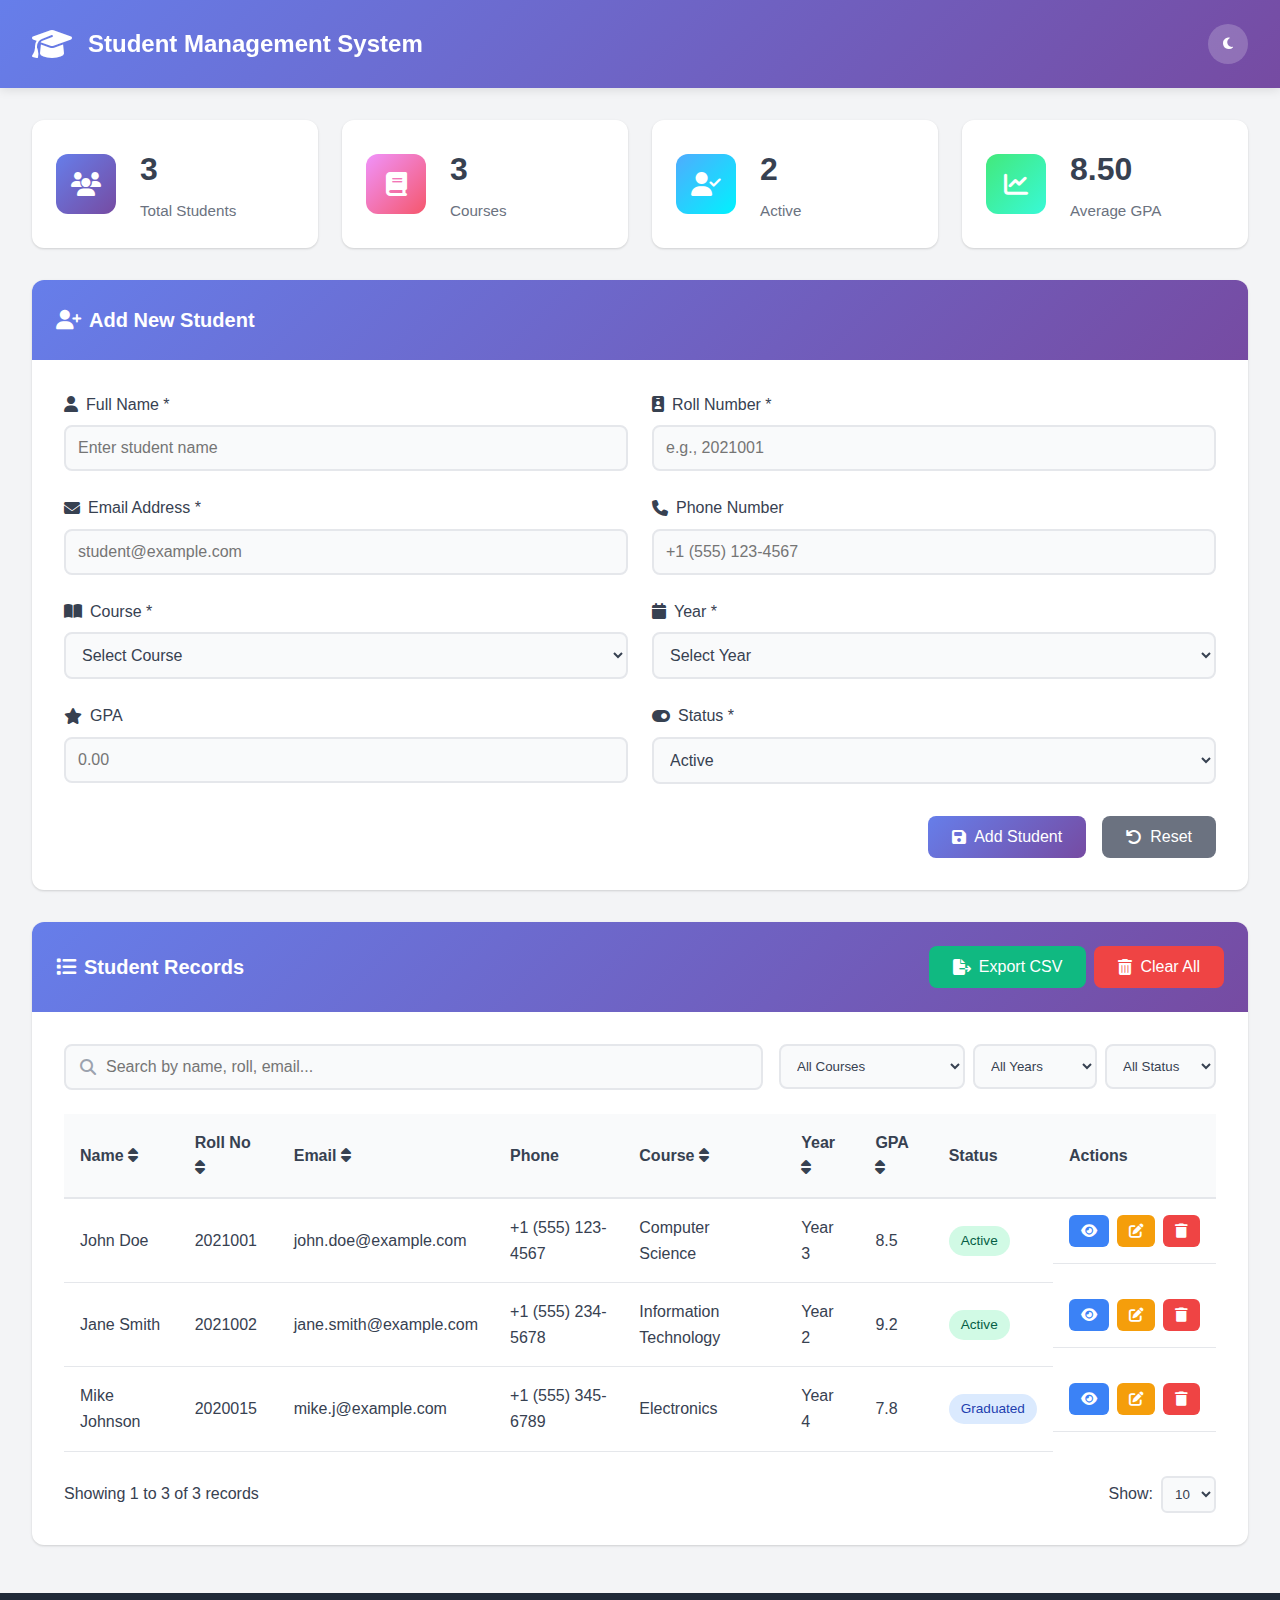
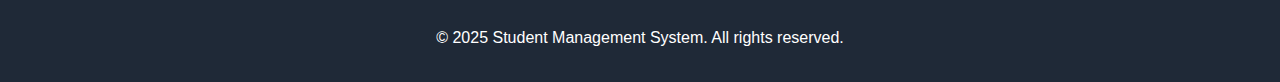
<file: CIE_2/index.html>
<!DOCTYPE html>
<html lang="en">
<head>
    <meta charset="UTF-8">
    <meta name="viewport" content="width=device-width, initial-scale=1.0">
    <title>Student Management System</title>
    <link rel="stylesheet" href="https://cdnjs.cloudflare.com/ajax/libs/font-awesome/6.4.0/css/all.min.css">
    <link rel="stylesheet" href="style.css">
</head>
<body>
    <!-- Header -->
    <header class="header">
        <div class="header-content">
            <div class="logo">
                <i class="fas fa-graduation-cap"></i>
                <h1>Student Management System</h1>
            </div>
            <div class="header-actions">
                <button class="btn-icon" id="themeToggle" title="Toggle Dark Mode">
                    <i class="fas fa-moon"></i>
                </button>
            </div>
        </div>
    </header>

    <!-- Main Container -->
    <div class="container">
        <!-- Statistics Dashboard -->
        <div class="stats-container">
            <div class="stat-card">
                <div class="stat-icon total">
                    <i class="fas fa-users"></i>
                </div>
                <div class="stat-info">
                    <h3 id="totalStudents">0</h3>
                    <p>Total Students</p>
                </div>
            </div>
            <div class="stat-card">
                <div class="stat-icon courses">
                    <i class="fas fa-book"></i>
                </div>
                <div class="stat-info">
                    <h3 id="totalCourses">0</h3>
                    <p>Courses</p>
                </div>
            </div>
            <div class="stat-card">
                <div class="stat-icon active">
                    <i class="fas fa-user-check"></i>
                </div>
                <div class="stat-info">
                    <h3 id="activeStudents">0</h3>
                    <p>Active</p>
                </div>
            </div>
            <div class="stat-card">
                <div class="stat-icon gpa">
                    <i class="fas fa-chart-line"></i>
                </div>
                <div class="stat-info">
                    <h3 id="avgGPA">0.0</h3>
                    <p>Average GPA</p>
                </div>
            </div>
        </div>

        <!-- Add/Edit Student Form -->
        <div class="card">
            <div class="card-header">
                <h2><i class="fas fa-user-plus"></i> <span id="formTitle">Add New Student</span></h2>
            </div>
            <div class="card-body">
                <form id="studentForm">
                    <input type="hidden" id="studentId">
                    <div class="form-row">
                        <div class="form-group">
                            <label for="name"><i class="fas fa-user"></i> Full Name *</label>
                            <input type="text" id="name" placeholder="Enter student name" required>
                        </div>
                        <div class="form-group">
                            <label for="roll"><i class="fas fa-id-badge"></i> Roll Number *</label>
                            <input type="text" id="roll" placeholder="e.g., 2021001" required>
                        </div>
                    </div>
                    <div class="form-row">
                        <div class="form-group">
                            <label for="email"><i class="fas fa-envelope"></i> Email Address *</label>
                            <input type="email" id="email" placeholder="student@example.com" required>
                        </div>
                        <div class="form-group">
                            <label for="phone"><i class="fas fa-phone"></i> Phone Number</label>
                            <input type="tel" id="phone" placeholder="+1 (555) 123-4567">
                        </div>
                    </div>
                    <div class="form-row">
                        <div class="form-group">
                            <label for="course"><i class="fas fa-book-open"></i> Course *</label>
                            <select id="course" required>
                                <option value="">Select Course</option>
                                <option value="Computer Science">Computer Science</option>
                                <option value="Information Technology">Information Technology</option>
                                <option value="Electronics">Electronics</option>
                                <option value="Mechanical">Mechanical</option>
                                <option value="Civil">Civil</option>
                                <option value="Electrical">Electrical</option>
                                <option value="Business Administration">Business Administration</option>
                                <option value="Other">Other</option>
                            </select>
                        </div>
                        <div class="form-group">
                            <label for="year"><i class="fas fa-calendar"></i> Year *</label>
                            <select id="year" required>
                                <option value="">Select Year</option>
                                <option value="1">First Year</option>
                                <option value="2">Second Year</option>
                                <option value="3">Third Year</option>
                                <option value="4">Fourth Year</option>
                            </select>
                        </div>
                    </div>
                    <div class="form-row">
                        <div class="form-group">
                            <label for="gpa"><i class="fas fa-star"></i> GPA</label>
                            <input type="number" id="gpa" step="0.01" min="0" max="10" placeholder="0.00">
                        </div>
                        <div class="form-group">
                            <label for="status"><i class="fas fa-toggle-on"></i> Status *</label>
                            <select id="status" required>
                                <option value="Active">Active</option>
                                <option value="Inactive">Inactive</option>
                                <option value="Graduated">Graduated</option>
                            </select>
                        </div>
                    </div>
                    <div class="form-actions">
                        <button type="submit" class="btn btn-primary" id="submitBtn">
                            <i class="fas fa-save"></i> Add Student
                        </button>
                        <button type="button" class="btn btn-secondary" id="resetBtn">
                            <i class="fas fa-undo"></i> Reset
                        </button>
                    </div>
                </form>
            </div>
        </div>

        <!-- Student List -->
        <div class="card">
            <div class="card-header">
                <h2><i class="fas fa-list"></i> Student Records</h2>
                <div class="header-actions">
                    <button class="btn btn-success" id="exportBtn">
                        <i class="fas fa-file-export"></i> Export CSV
                    </button>
                    <button class="btn btn-danger" id="clearAllBtn">
                        <i class="fas fa-trash-alt"></i> Clear All
                    </button>
                </div>
            </div>
            <div class="card-body">
                <!-- Search and Filter -->
                <div class="table-controls">
                    <div class="search-box">
                        <i class="fas fa-search"></i>
                        <input type="text" id="searchInput" placeholder="Search by name, roll, email...">
                    </div>
                    <div class="filter-group">
                        <select id="filterCourse">
                            <option value="">All Courses</option>
                        </select>
                        <select id="filterYear">
                            <option value="">All Years</option>
                            <option value="1">First Year</option>
                            <option value="2">Second Year</option>
                            <option value="3">Third Year</option>
                            <option value="4">Fourth Year</option>
                        </select>
                        <select id="filterStatus">
                            <option value="">All Status</option>
                            <option value="Active">Active</option>
                            <option value="Inactive">Inactive</option>
                            <option value="Graduated">Graduated</option>
                        </select>
                    </div>
                </div>

                <!-- Table -->
                <div class="table-wrapper">
                    <table id="studentTable">
                        <thead>
                            <tr>
                                <th class="sortable" data-sort="name">
                                    Name <i class="fas fa-sort"></i>
                                </th>
                                <th class="sortable" data-sort="roll">
                                    Roll No <i class="fas fa-sort"></i>
                                </th>
                                <th class="sortable" data-sort="email">
                                    Email <i class="fas fa-sort"></i>
                                </th>
                                <th>Phone</th>
                                <th class="sortable" data-sort="course">
                                    Course <i class="fas fa-sort"></i>
                                </th>
                                <th class="sortable" data-sort="year">
                                    Year <i class="fas fa-sort"></i>
                                </th>
                                <th class="sortable" data-sort="gpa">
                                    GPA <i class="fas fa-sort"></i>
                                </th>
                                <th>Status</th>
                                <th>Actions</th>
                            </tr>
                        </thead>
                        <tbody>
                            <!-- Student rows will be inserted here -->
                        </tbody>
                    </table>
                </div>

                <!-- Pagination -->
                <div class="pagination-container">
                    <div class="pagination-info">
                        Showing <span id="showingStart">0</span> to <span id="showingEnd">0</span> of <span id="totalRecords">0</span> records
                    </div>
                    <div class="pagination" id="pagination">
                        <!-- Pagination buttons will be inserted here -->
                    </div>
                    <div class="page-size">
                        <label>Show:</label>
                        <select id="pageSize">
                            <option value="5">5</option>
                            <option value="10" selected>10</option>
                            <option value="25">25</option>
                            <option value="50">50</option>
                        </select>
                    </div>
                </div>
            </div>
        </div>
    </div>

    <!-- Modal for Student Details -->
    <div id="viewModal" class="modal">
        <div class="modal-content">
            <div class="modal-header">
                <h2><i class="fas fa-user-circle"></i> Student Details</h2>
                <span class="close">&times;</span>
            </div>
            <div class="modal-body" id="modalBody">
                <!-- Student details will be inserted here -->
            </div>
        </div>
    </div>

    <!-- Footer -->
    <footer class="footer">
        <p>&copy; 2025 Student Management System. All rights reserved.</p>
    </footer>

    <script src="script.js"></script>
</body>
</html>
</file>
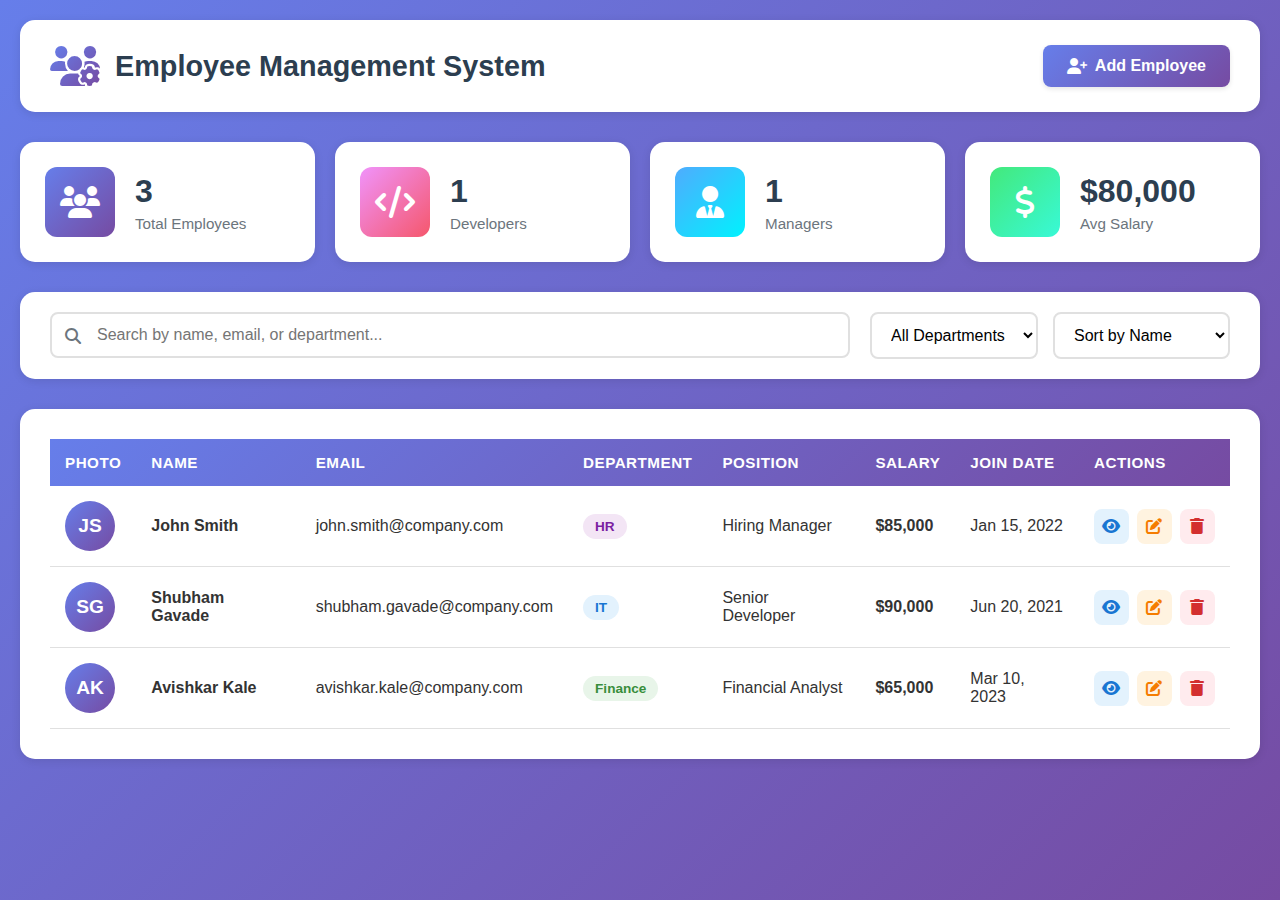
<file: CIE_2SUMIT/index.html>
<!DOCTYPE html>
<html lang="en">
<head>
    <meta charset="UTF-8">
    <meta name="viewport" content="width=device-width, initial-scale=1.0">
    <title>Employee Management System</title>
    <link rel="stylesheet" href="style.css">
    <link rel="stylesheet" href="https://cdnjs.cloudflare.com/ajax/libs/font-awesome/6.4.0/css/all.min.css">
</head>
<body>
    <div class="container">
        <!-- Header -->
        <header class="header">
            <div class="logo">
                <i class="fas fa-users-cog"></i>
                <h1>Employee Management System</h1>
            </div>
            <div class="header-actions">
                <button class="btn btn-primary" id="addEmployeeBtn">
                    <i class="fas fa-user-plus"></i> Add Employee
                </button>
            </div>
        </header>

        <!-- Statistics Cards -->
        <div class="stats-container">
            <div class="stat-card">
                <div class="stat-icon" style="background: linear-gradient(135deg, #667eea 0%, #764ba2 100%);">
                    <i class="fas fa-users"></i>
                </div>
                <div class="stat-info">
                    <h3 id="totalEmployees">0</h3>
                    <p>Total Employees</p>
                </div>
            </div>
            <div class="stat-card">
                <div class="stat-icon" style="background: linear-gradient(135deg, #f093fb 0%, #f5576c 100%);">
                    <i class="fas fa-code"></i>
                </div>
                <div class="stat-info">
                    <h3 id="developersCount">0</h3>
                    <p>Developers</p>
                </div>
            </div>
            <div class="stat-card">
                <div class="stat-icon" style="background: linear-gradient(135deg, #4facfe 0%, #00f2fe 100%);">
                    <i class="fas fa-user-tie"></i>
                </div>
                <div class="stat-info">
                    <h3 id="managersCount">0</h3>
                    <p>Managers</p>
                </div>
            </div>
            <div class="stat-card">
                <div class="stat-icon" style="background: linear-gradient(135deg, #43e97b 0%, #38f9d7 100%);">
                    <i class="fas fa-dollar-sign"></i>
                </div>
                <div class="stat-info">
                    <h3 id="avgSalary">$0</h3>
                    <p>Avg Salary</p>
                </div>
            </div>
        </div>

        <!-- Search and Filter Section -->
        <div class="controls-section">
            <div class="search-box">
                <i class="fas fa-search"></i>
                <input type="text" id="searchInput" placeholder="Search by name, email, or department...">
            </div>
            <div class="filter-group">
                <select id="departmentFilter" class="filter-select">
                    <option value="">All Departments</option>
                    <option value="IT">IT</option>
                    <option value="HR">HR</option>
                    <option value="Finance">Finance</option>
                    <option value="Marketing">Marketing</option>
                    <option value="Sales">Sales</option>
                </select>
                <select id="sortBy" class="filter-select">
                    <option value="name">Sort by Name</option>
                    <option value="salary">Sort by Salary</option>
                    <option value="date">Sort by Join Date</option>
                </select>
            </div>
        </div>

        <!-- Employee Table -->
        <div class="table-container">
            <table class="employee-table" id="employeeTable">
                <thead>
                    <tr>
                        <th>Photo</th>
                        <th>Name</th>
                        <th>Email</th>
                        <th>Department</th>
                        <th>Position</th>
                        <th>Salary</th>
                        <th>Join Date</th>
                        <th>Actions</th>
                    </tr>
                </thead>
                <tbody id="employeeTableBody">
                    <!-- Employee rows will be added here dynamically -->
                </tbody>
            </table>
            <div class="no-data" id="noData" style="display: none;">
                <i class="fas fa-users-slash"></i>
                <p>No employees found</p>
            </div>
        </div>
    </div>

    <!-- Add/Edit Employee Modal -->
    <div class="modal" id="employeeModal">
        <div class="modal-content">
            <div class="modal-header">
                <h2 id="modalTitle">Add New Employee</h2>
                <button class="close-btn" id="closeModal">
                    <i class="fas fa-times"></i>
                </button>
            </div>
            <form id="employeeForm">
                <div class="form-grid">
                    <div class="form-group">
                        <label for="empName">
                            <i class="fas fa-user"></i> Full Name *
                        </label>
                        <input type="text" id="empName" name="name" required placeholder="John Doe">
                    </div>
                    <div class="form-group">
                        <label for="empEmail">
                            <i class="fas fa-envelope"></i> Email *
                        </label>
                        <input type="email" id="empEmail" name="email" required placeholder="john@example.com">
                    </div>
                    <div class="form-group">
                        <label for="empPhone">
                            <i class="fas fa-phone"></i> Phone *
                        </label>
                        <input type="tel" id="empPhone" name="phone" required placeholder="+1 234 567 8900">
                    </div>
                    <div class="form-group">
                        <label for="empDepartment">
                            <i class="fas fa-building"></i> Department *
                        </label>
                        <select id="empDepartment" name="department" required>
                            <option value="">Select Department</option>
                            <option value="IT">IT</option>
                            <option value="HR">HR</option>
                            <option value="Finance">Finance</option>
                            <option value="Marketing">Marketing</option>
                            <option value="Sales">Sales</option>
                        </select>
                    </div>
                    <div class="form-group">
                        <label for="empPosition">
                            <i class="fas fa-briefcase"></i> Position *
                        </label>
                        <input type="text" id="empPosition" name="position" required placeholder="Software Engineer">
                    </div>
                    <div class="form-group">
                        <label for="empSalary">
                            <i class="fas fa-dollar-sign"></i> Salary *
                        </label>
                        <input type="number" id="empSalary" name="salary" required placeholder="50000" min="0">
                    </div>
                    <div class="form-group">
                        <label for="empJoinDate">
                            <i class="fas fa-calendar"></i> Join Date *
                        </label>
                        <input type="date" id="empJoinDate" name="joinDate" required>
                    </div>
                    <div class="form-group">
                        <label for="empPhoto">
                            <i class="fas fa-image"></i> Photo URL
                        </label>
                        <input type="url" id="empPhoto" name="photo" placeholder="https://example.com/photo.jpg">
                    </div>
                </div>
                <div class="form-actions">
                    <button type="button" class="btn btn-secondary" id="cancelBtn">Cancel</button>
                    <button type="submit" class="btn btn-primary" id="submitBtn">
                        <i class="fas fa-save"></i> Save Employee
                    </button>
                </div>
            </form>
        </div>
    </div>

    <!-- Delete Confirmation Modal -->
    <div class="modal" id="deleteModal">
        <div class="modal-content modal-small">
            <div class="modal-header">
                <h2>Confirm Delete</h2>
                <button class="close-btn" id="closeDeleteModal">
                    <i class="fas fa-times"></i>
                </button>
            </div>
            <div class="modal-body">
                <div class="delete-icon">
                    <i class="fas fa-exclamation-triangle"></i>
                </div>
                <p>Are you sure you want to delete this employee?</p>
                <p class="warning-text">This action cannot be undone.</p>
            </div>
            <div class="form-actions">
                <button type="button" class="btn btn-secondary" id="cancelDeleteBtn">Cancel</button>
                <button type="button" class="btn btn-danger" id="confirmDeleteBtn">
                    <i class="fas fa-trash"></i> Delete
                </button>
            </div>
        </div>
    </div>

    <!-- View Employee Details Modal -->
    <div class="modal" id="viewModal">
        <div class="modal-content">
            <div class="modal-header">
                <h2>Employee Details</h2>
                <button class="close-btn" id="closeViewModal">
                    <i class="fas fa-times"></i>
                </button>
            </div>
            <div class="employee-details" id="employeeDetails">
                <!-- Employee details will be populated here -->
            </div>
        </div>
    </div>

    <script src="script.js"></script>
</body>
</html>
</file>
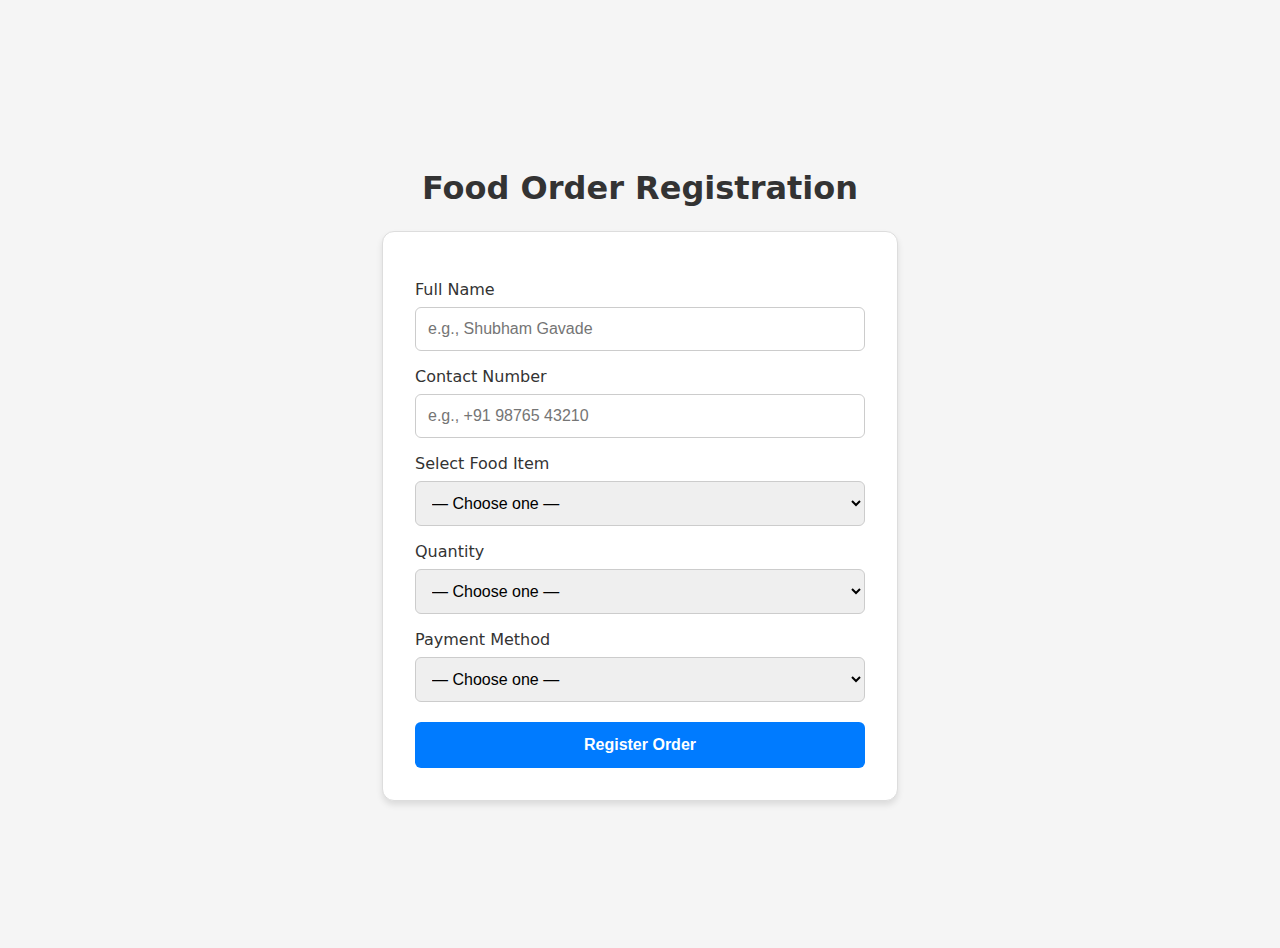
<file: Practical_6/index.html>
<!DOCTYPE html>
<html lang="en">
<head>
  <meta charset="UTF-8" />
  <meta name="viewport" content="width=device-width, initial-scale=1.0"/>
  <title>Food Order Registration</title>
  <style>
	body { 
	  font-family: system-ui, Arial, sans-serif; 
	  margin: 0; 
	  padding: 24px;
	  background-color: #f5f5f5;
	  min-height: 100vh;
	  display: flex;
	  flex-direction: column;
	  align-items: center;
	  justify-content: center;
	}
	
	h1 {
	  color: #333;
	  margin-bottom: 24px;
	  text-align: center;
	}
	
	form { 
	  max-width: 450px; 
	  width: 100%;
	  padding: 32px; 
	  background: white;
	  border: 1px solid #ddd; 
	  border-radius: 12px;
	  box-shadow: 0 4px 6px rgba(0, 0, 0, 0.1);
	}

	label { 
	  display: block; 
	  margin: 16px 0 8px; 
	  font-weight: 500;
	  color: #333;
	}
	
	input, select { 
	  width: 100%; 
	  padding: 12px; 
	  font-size: 16px;
	  border: 1px solid #ccc;
	  border-radius: 6px;
	  box-sizing: border-box;
	  transition: border-color 0.3s ease;
	}
	
	input:focus, select:focus {
	  outline: none;
	  border-color: #007bff;
	  box-shadow: 0 0 0 3px rgba(0, 123, 255, 0.1);
	}
	
	button { 
	  width: 100%;
	  padding: 14px;
	  margin-top: 20px; 
	  font-size: 16px;
	  font-weight: 600;
	  color: white;
	  background-color: #007bff;
	  border: none;
	  border-radius: 6px;
	  cursor: pointer;
	  transition: background-color 0.3s ease;
	}
	
	button:hover {
	  background-color: #0056b3;
	}
	
	button:active {
	  transform: translateY(1px);
	}
  </style>
</head>
<body>
  <h1>Food Order Registration</h1>
  <form action="register.php" method="post">

	<label for="fullName">Full Name</label>
	<input id="fullName" name="fullName" type="text" placeholder="e.g., Shubham Gavade" required />
	
    
	<label for="contactNumber">Contact Number</label>
	<input
	  id="contactNumber"
	  name="contactNumber"
	  type="tel"
	  placeholder="e.g., +91 98765 43210"
	  inputmode="tel"
	  pattern="^\+?\d[\d\s\-]{7,}$"
	  title="Enter a valid phone number (digits, spaces, dashes, optional +)"
	  required
	/>
	
	<label for="food">Select Food Item</label>
	<select id="food" name="food" required>
	  <option value="" disabled selected>— Choose one —</option>
	  <option value="pizza">Pizza</option>
	  <option value="burger">Burger</option>
	  <option value="pasta">Pasta</option>
	  <option value="biryani">Biryani</option>
	  <option value="salad">Salad</option>
	</select>
	
	<label for="quantity">Quantity</label>
	<select id="quantity" name="quantity" required>
	  <option value="" disabled selected>— Choose one —</option>
	  <option value="1">1</option>
	  <option value="2">2</option>
	  <option value="3">3</option>
	  <option value="4">4</option>
	  <option value="5">5</option>
	</select>

	<label for="payment">Payment Method</label>
	<select id="payment" name="payment" required>
	  <option value="" disabled selected>— Choose one —</option>
	  <option value="cash">Cash on Delivery</option>
	  <option value="card">Credit/Debit Card</option>
	  <option value="upi">UPI</option>
	</select>

	<button type="submit">Register Order</button>

  </form>
</body>
</html>
</file>
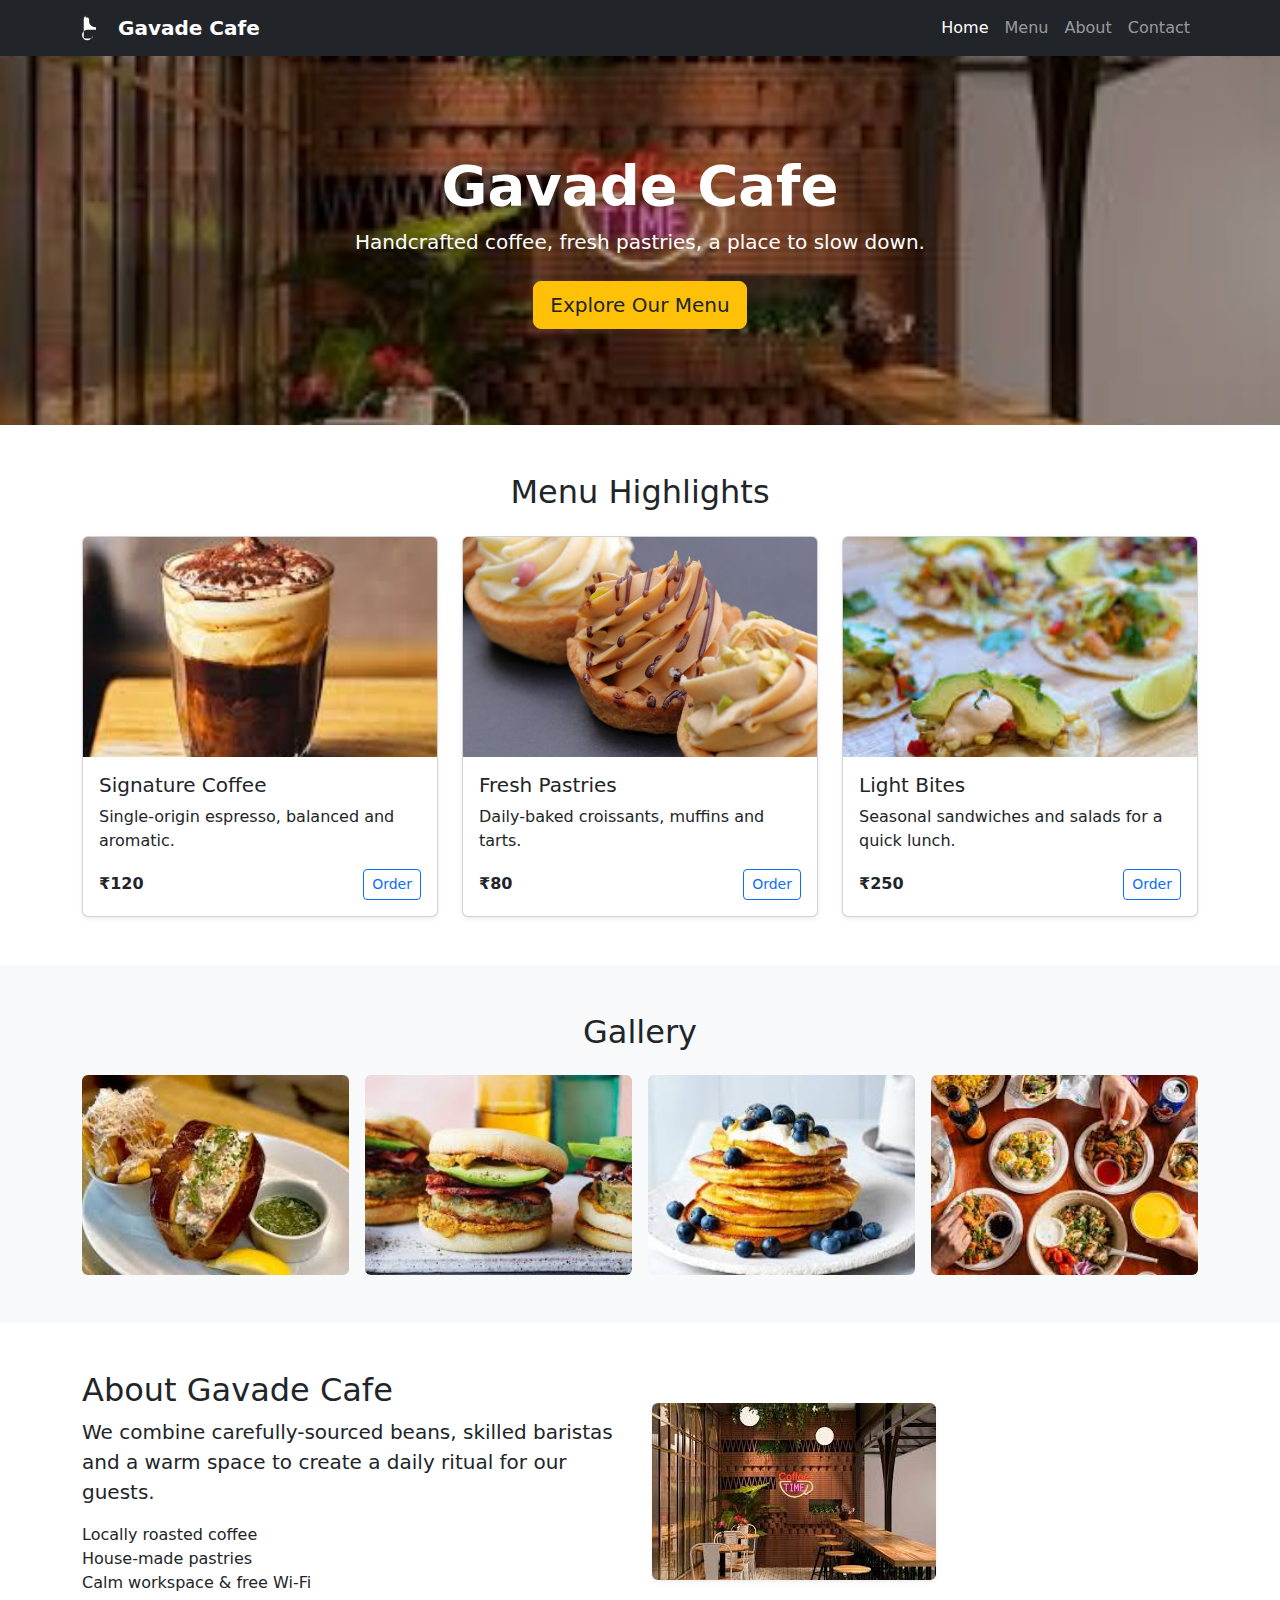
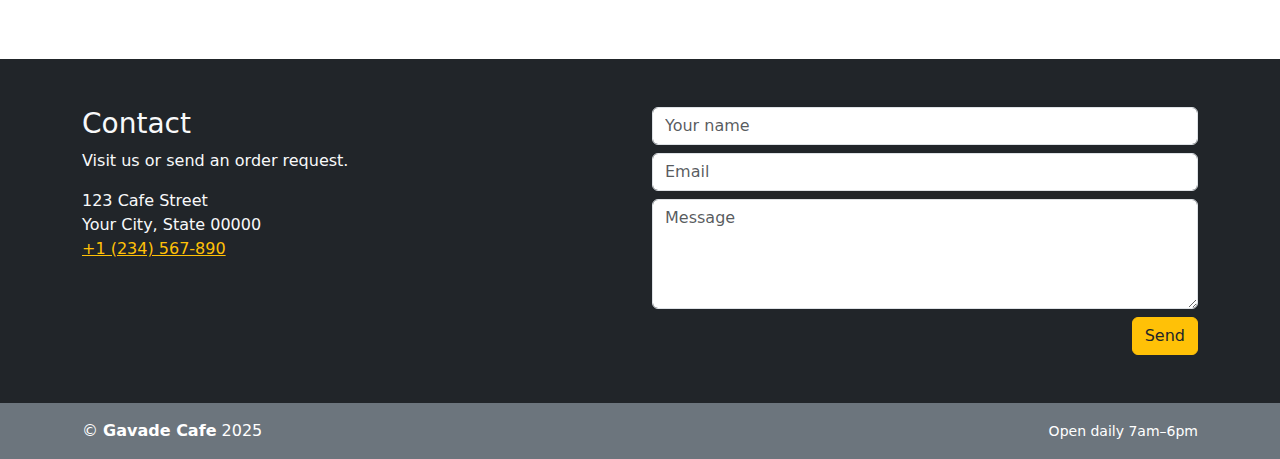
<file: Practical_8/index.html>
<!doctype html>
<html lang="en">
<head>
  <meta charset="utf-8">
  <meta name="viewport" content="width=device-width, initial-scale=1">
  <title>Gavade Cafe</title>
  <link href="https://cdn.jsdelivr.net/npm/bootstrap@5.3.2/dist/css/bootstrap.min.css" rel="stylesheet">
  <style>
    :root{--accent:#d97706}
  .hero{background:linear-gradient(90deg,rgba(0,0,0,0.4),rgba(0,0,0,0.2)),url('img/interior.jpg') center/cover no-repeat;color:#fff}
    .menu-card img{height:220px;object-fit:cover}
    .gallery img{height:200px;object-fit:cover;width:100%}
    .brand{color:var(--accent)}
  </style>
</head>
<body>
  <nav class="navbar navbar-expand-lg navbar-dark bg-dark">
    <div class="container">
      <a class="navbar-brand d-flex align-items-center" href="#">
        <svg xmlns="http://www.w3.org/2000/svg" width="28" height="28" fill="currentColor" class="bi bi-cup me-2" viewBox="0 0 16 16">
          <path d="M2.5 1a.5.5 0 0 0 0 1h.638c.26 0 .505.146.63.382l.365.73A3.5 3.5 0 0 0 8 7.5V9H3a3 3 0 1 0 3 3v1a1 1 0 0 1-1 1H2a1 1 0 0 1-1-1V3a2 2 0 0 1 2-2h1.5z"/>
        </svg>
        <span class="fw-bold">Gavade Cafe</span>
      </a>
      <button class="navbar-toggler" type="button" data-bs-toggle="collapse" data-bs-target="#nav" aria-controls="nav" aria-expanded="false">
        <span class="navbar-toggler-icon"></span>
      </button>
      <div class="collapse navbar-collapse" id="nav">
        <ul class="navbar-nav ms-auto">
          <li class="nav-item"><a class="nav-link active" href="#">Home</a></li>
          <li class="nav-item"><a class="nav-link" href="#menu">Menu</a></li>
          <li class="nav-item"><a class="nav-link" href="#about">About</a></li>
          <li class="nav-item"><a class="nav-link" href="#contact">Contact</a></li>
        </ul>
      </div>
    </div>
  </nav>

  <header class="hero py-5">
    <div class="container text-center py-5">
      <h1 class="display-4 fw-bold">Gavade Cafe</h1>
      <p class="lead mb-4">Handcrafted coffee, fresh pastries, a place to slow down.</p>
      <a href="#menu" class="btn btn-warning btn-lg text-dark">Explore Our Menu</a>
    </div>
  </header>

  <main>
    <section id="menu" class="py-5">
      <div class="container">
        <h2 class="text-center mb-4">Menu Highlights</h2>
        <div class="row g-4">
          <div class="col-md-4">
            <div class="card h-100 menu-card shadow-sm">
              <img src="img/signuture_coffee.jpg" class="card-img-top" alt="Signature Coffee">
              <div class="card-body d-flex flex-column">
                <h5 class="card-title">Signature Coffee</h5>
                <p class="card-text">Single-origin espresso, balanced and aromatic.</p>
                <div class="mt-auto d-flex justify-content-between align-items-center">
                  <strong>₹120</strong>
                  <a class="btn btn-sm btn-outline-primary" href="#contact">Order</a>
                </div>
              </div>
            </div>
          </div>
          <div class="col-md-4">
            <div class="card h-100 menu-card shadow-sm">
              <img src="img/fresh_pastries.jpg" class="card-img-top" alt="Fresh Pastries">
              <div class="card-body d-flex flex-column">
                <h5 class="card-title">Fresh Pastries</h5>
                <p class="card-text">Daily-baked croissants, muffins and tarts.</p>
                <div class="mt-auto d-flex justify-content-between align-items-center">
                  <strong>₹80</strong>
                  <a class="btn btn-sm btn-outline-primary" href="#contact">Order</a>
                </div>
              </div>
            </div>
          </div>
          <div class="col-md-4">
            <div class="card h-100 menu-card shadow-sm">
              <img src="img/light_bites.jpg" class="card-img-top" alt="Light Bites">
              <div class="card-body d-flex flex-column">
                <h5 class="card-title">Light Bites</h5>
                <p class="card-text">Seasonal sandwiches and salads for a quick lunch.</p>
                <div class="mt-auto d-flex justify-content-between align-items-center">
                  <strong>₹250</strong>
                  <a class="btn btn-sm btn-outline-primary" href="#contact">Order</a>
                </div>
              </div>
            </div>
          </div>
        </div>
      </div>
    </section>

    <section class="py-5 bg-light">
      <div class="container">
        <h2 class="text-center mb-4">Gallery</h2>
        <div class="row g-3 gallery">
          <div class="col-sm-6 col-md-3"><img src="img/img1.jpg" class="rounded" alt=""></div>
          <div class="col-sm-6 col-md-3"><img src="img/img2.jpg" class="rounded" alt=""></div>
          <div class="col-sm-6 col-md-3"><img src="img/img3.jpg" class="rounded" alt=""></div>
          <div class="col-sm-6 col-md-3"><img src="img/img4.jpg" class="rounded" alt=""></div>
        </div>
      </div>
    </section>

    <section id="about" class="py-5">
      <div class="container">
        <div class="row align-items-center">
          <div class="col-md-6">
            <h2>About Gavade Cafe</h2>
            <p class="lead">We combine carefully-sourced beans, skilled baristas and a warm space to create a daily ritual for our guests.</p>
            <ul class="list-unstyled">
              <li>Locally roasted coffee</li>
              <li>House-made pastries</li>
              <li>Calm workspace & free Wi‑Fi</li>
            </ul>
          </div>
          <div class="col-md-6">
            <img src="img/interior.jpg" class="img-fluid rounded shadow-sm" alt="Gavade Cafe interior">
          </div>
        </div>
      </div>
    </section>

    <section id="contact" class="py-5 bg-dark text-light">
      <div class="container">
        <div class="row">
          <div class="col-md-6">
            <h3>Contact</h3>
            <p>Visit us or send an order request.</p>
            <address>
              123 Cafe Street<br>
              Your City, State 00000<br>
              <a class="text-warning" href="tel:+1234567890">+1 (234) 567-890</a>
            </address>
          </div>
          <div class="col-md-6">
            <form class="row g-2" action="#" method="post">
              <div class="col-12">
                <input required name="name" type="text" class="form-control" placeholder="Your name">
              </div>
              <div class="col-12">
                <input required name="email" type="email" class="form-control" placeholder="Email">
              </div>
              <div class="col-12">
                <textarea required name="message" rows="4" class="form-control" placeholder="Message"></textarea>
              </div>
              <div class="col-12 text-end">
                <button type="submit" class="btn btn-warning text-dark">Send</button>
              </div>
            </form>
          </div>
        </div>
      </div>
    </section>
  </main>

  <footer class="py-3 bg-secondary text-white">
    <div class="container d-flex justify-content-between align-items-center">
      <div>© <span class="fw-semibold">Gavade Cafe</span> 2025</div>
      <div class="small">Open daily 7am–6pm</div>
    </div>
  </footer>

  <script src="https://cdn.jsdelivr.net/npm/bootstrap@5.3.2/dist/js/bootstrap.bundle.min.js"></script>
</body>
</html>
</file>
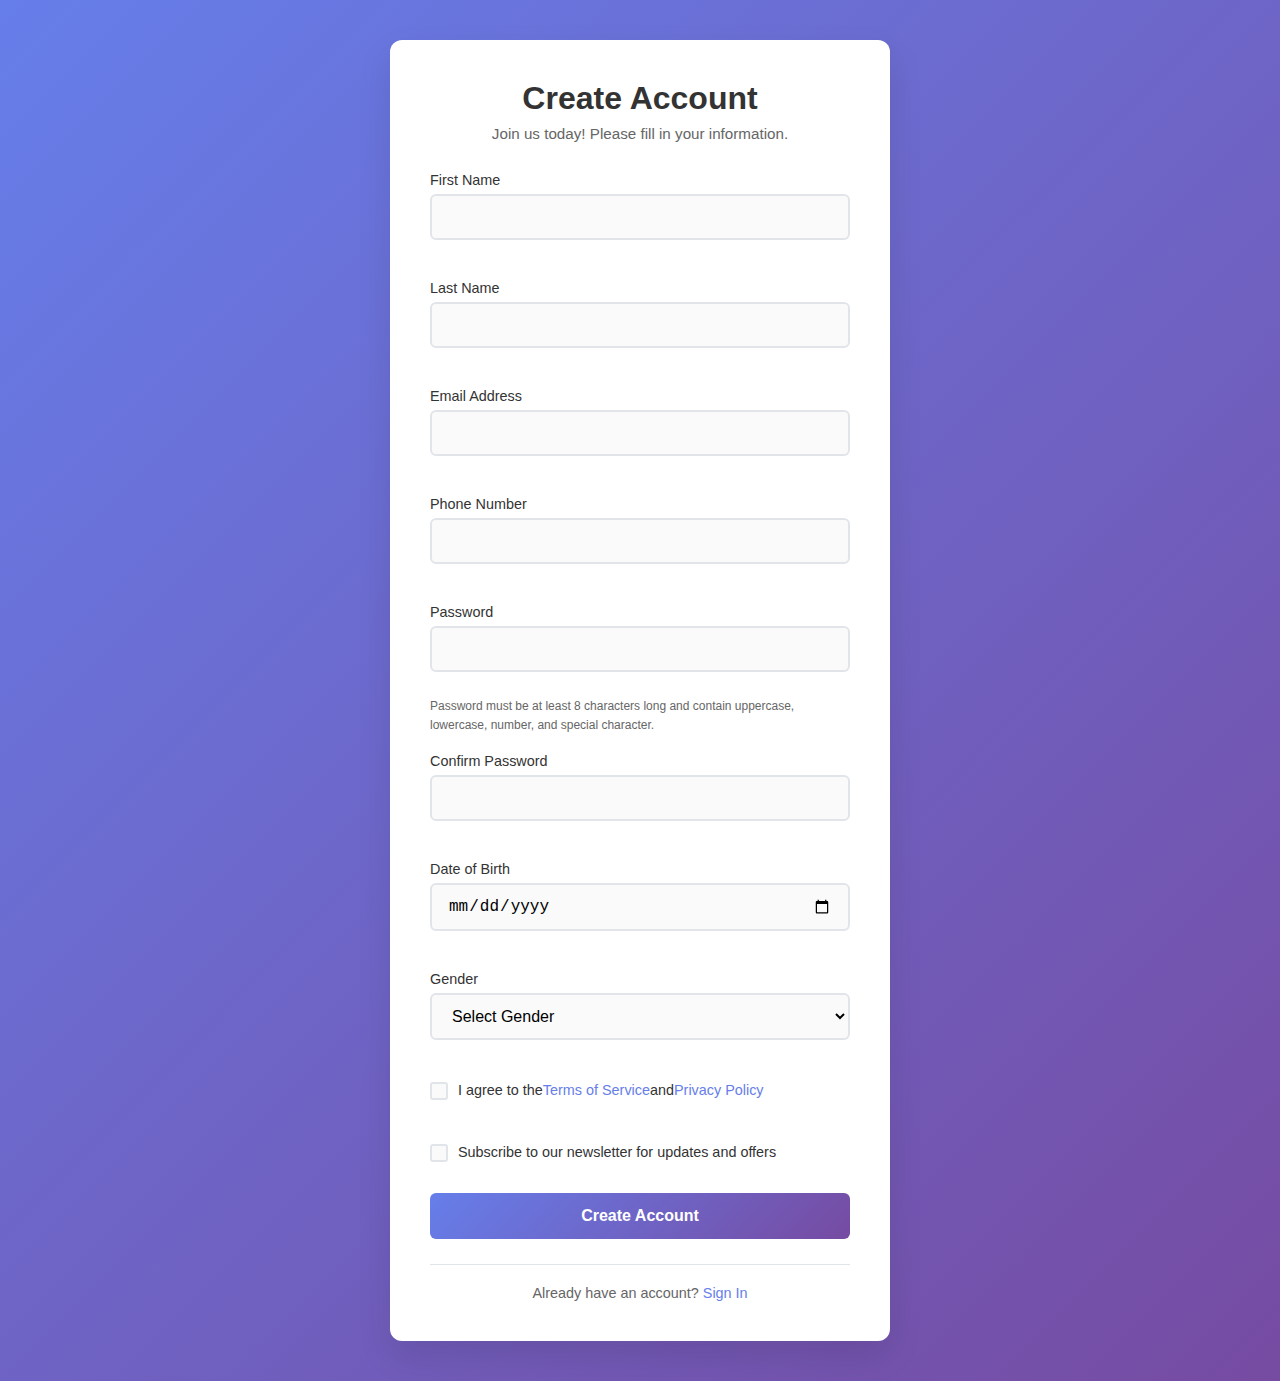
<file: Practical 1/register.html>
<!DOCTYPE html>
<html lang="en">
<head>
    <meta charset="UTF-8">
    <meta name="viewport" content="width=device-width, initial-scale=1.0">
    <title>Register - Create Your Account</title>
    <link rel="stylesheet" href="register.css">
</head>
<body>
    <div class="container">
        <div class="register-form">
            <div class="form-header">
                <h1>Create Account</h1>
                <p>Join us today! Please fill in your information.</p>
            </div>
            
            <form id="registerForm" novalidate>
                <div class="form-group">
                    <label for="firstName">First Name</label>
                    <input type="text" id="firstName" name="firstName" required>
                    <span class="error-message" id="firstNameError"></span>
                </div>

                <div class="form-group">
                    <label for="lastName">Last Name</label>
                    <input type="text" id="lastName" name="lastName" required>
                    <span class="error-message" id="lastNameError"></span>
                </div>

                <div class="form-group">
                    <label for="email">Email Address</label>
                    <input type="email" id="email" name="email" required>
                    <span class="error-message" id="emailError"></span>
                </div>

                <div class="form-group">
                    <label for="phone">Phone Number</label>
                    <input type="tel" id="phone" name="phone" required>
                    <span class="error-message" id="phoneError"></span>
                </div>

                <div class="form-group">
                    <label for="password">Password</label>
                    <input type="password" id="password" name="password" required>
                    <span class="error-message" id="passwordError"></span>
                    <div class="password-requirements">
                        <small>Password must be at least 8 characters long and contain uppercase, lowercase, number, and special character.</small>
                    </div>
                </div>

                <div class="form-group">
                    <label for="confirmPassword">Confirm Password</label>
                    <input type="password" id="confirmPassword" name="confirmPassword" required>
                    <span class="error-message" id="confirmPasswordError"></span>
                </div>

                <div class="form-group">
                    <label for="dateOfBirth">Date of Birth</label>
                    <input type="date" id="dateOfBirth" name="dateOfBirth" required>
                    <span class="error-message" id="dateOfBirthError"></span>
                </div>

                <div class="form-group">
                    <label for="gender">Gender</label>
                    <select id="gender" name="gender" required>
                        <option value="">Select Gender</option>
                        <option value="male">Male</option>
                        <option value="female">Female</option>
                        <option value="other">Other</option>
                        <option value="prefer-not-to-say">Prefer not to say</option>
                    </select>
                    <span class="error-message" id="genderError"></span>
                </div>

                <div class="form-group checkbox-group">
                    <label class="checkbox-label">
                        <input type="checkbox" id="terms" name="terms" required>
                        <span class="checkmark"></span>
                        I agree to the <a href="#" target="_blank">Terms of Service</a> and <a href="#" target="_blank">Privacy Policy</a>
                    </label>
                    <span class="error-message" id="termsError"></span>
                </div>

                <div class="form-group checkbox-group">
                    <label class="checkbox-label">
                        <input type="checkbox" id="newsletter" name="newsletter">
                        <span class="checkmark"></span>
                        Subscribe to our newsletter for updates and offers
                    </label>
                </div>

                <button type="submit" class="submit-btn">Create Account</button>
            </form>

            <div class="form-footer">
                <p>Already have an account? <a href="login.html">Sign In</a></p>
            </div>
        </div>
    </div>

    <script src="register.js"></script>
</body>
</html>
</file>
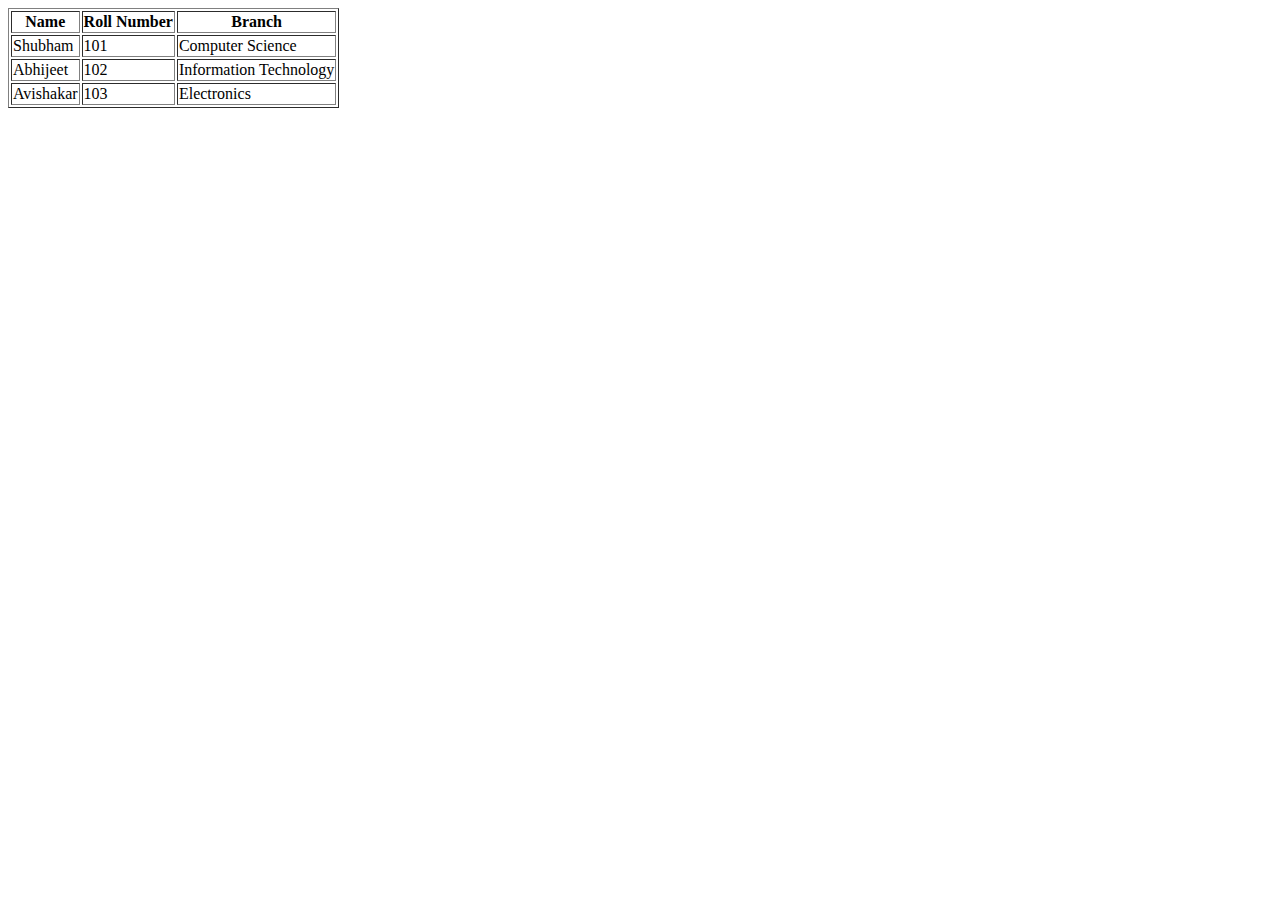
<file: Practical 1/table.html>
<!DOCTYPE html>
<html>
<head>
    <title>Student Details Table</title>
</head>
<body>
    <table border="1">
        <tr>
            <th>Name</th>
            <th>Roll Number</th>
            <th>Branch</th>
        </tr>
        <tr>
            <td>Shubham</td>
            <td>101</td>
            <td>Computer Science</td>
        </tr>
        <tr>
            <td>Abhijeet</td>
            <td>102</td>
            <td>Information Technology</td>
        </tr>
        <tr>
            <td>Avishakar</td>
            <td>103</td>
            <td>Electronics</td>
        </tr>
    </table>
</body>
</html>
</file>
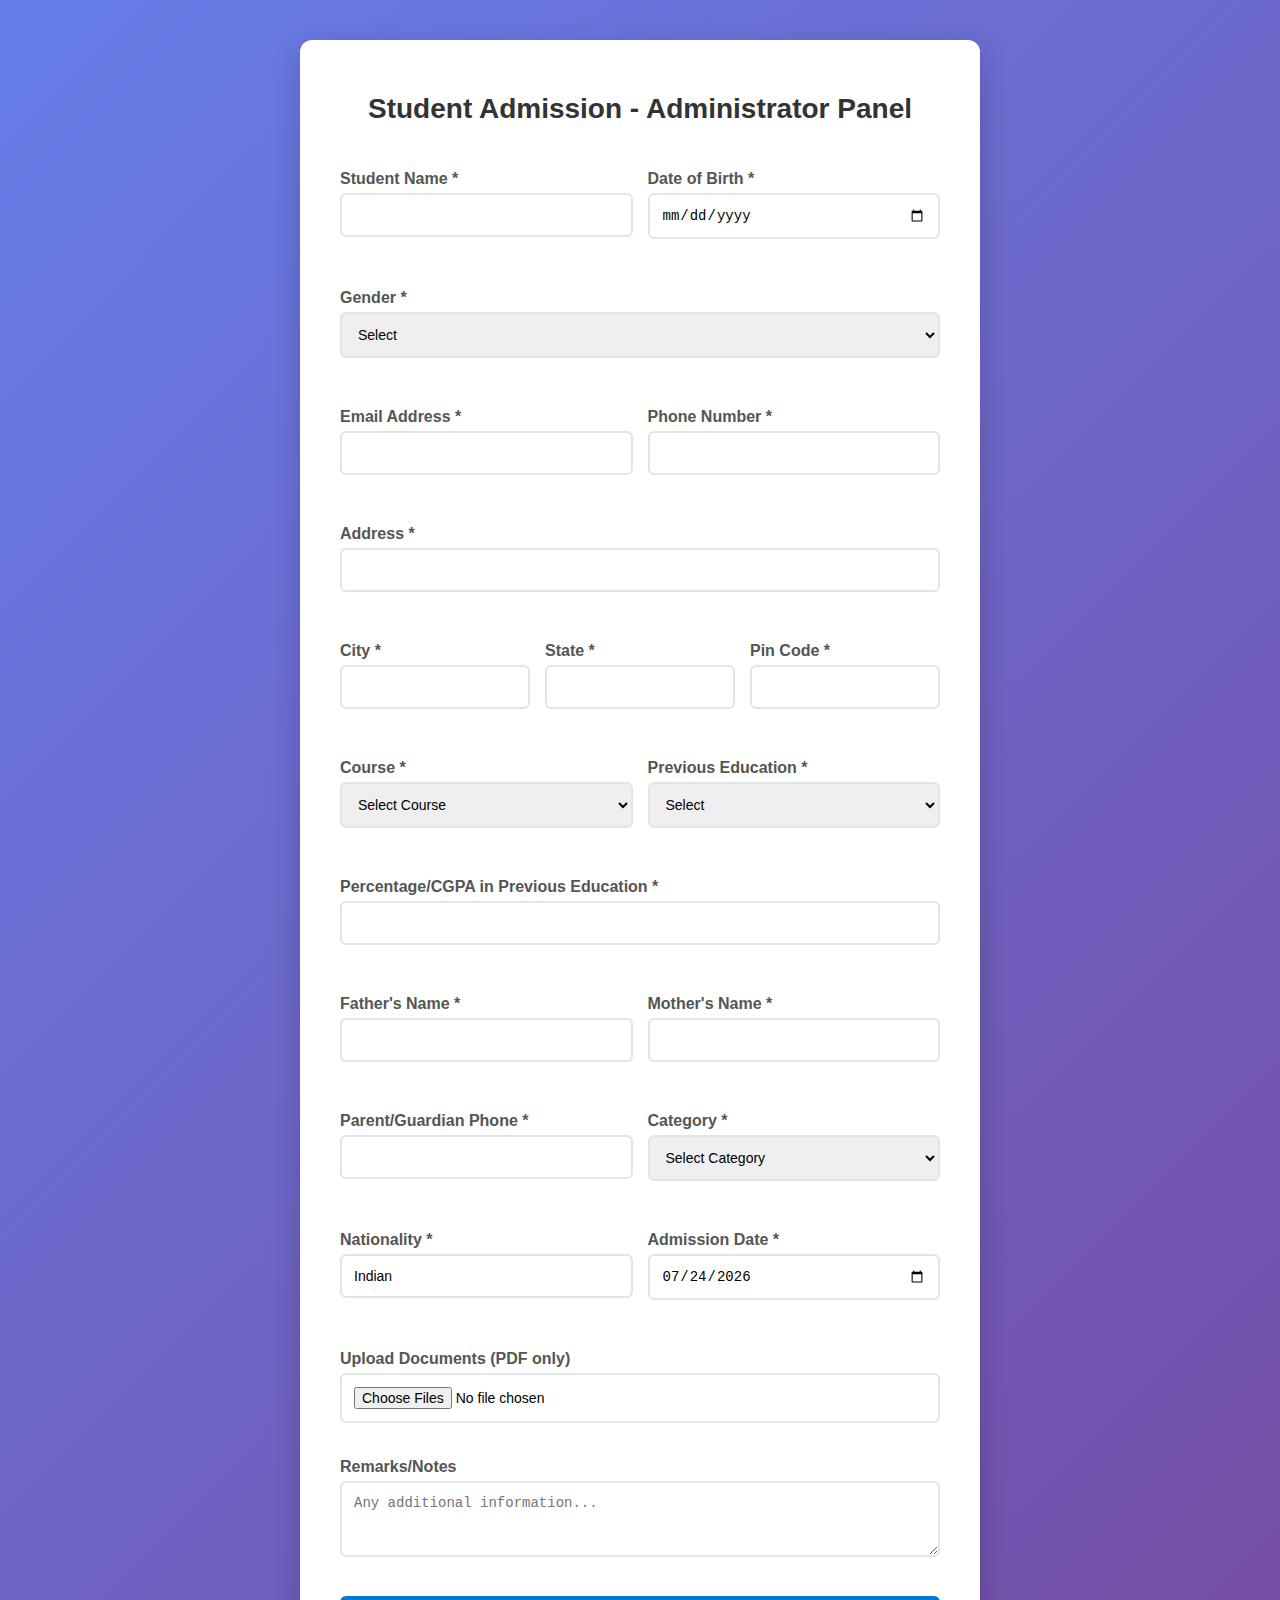
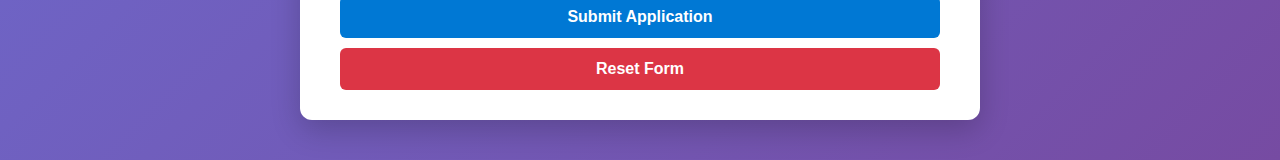
<file: Practical 2/Administartor.html>
<!DOCTYPE html>
<html lang="en">
<head>
    <meta charset="UTF-8">
    <title>Administrator - Student Admission</title>
    <style>
        body {
            font-family: Arial, sans-serif;
            background: linear-gradient(135deg, #667eea 0%, #764ba2 100%);
            margin: 0;
            padding: 20px;
            min-height: 100vh;
        }
        .container {
            max-width: 600px;
            margin: 20px auto;
            background: #fff;
            padding: 30px 40px;
            border-radius: 12px;
            box-shadow: 0 10px 30px rgba(0,0,0,0.2);
        }
        h2 {
            text-align: center;
            margin-bottom: 30px;
            color: #333;
            font-size: 28px;
        }
        label {
            display: block;
            margin-top: 15px;
            margin-bottom: 5px;
            font-weight: bold;
            color: #555;
        }
        input, select, textarea {
            width: 100%;
            padding: 12px;
            margin-bottom: 15px;
            border-radius: 6px;
            border: 2px solid #e1e5e9;
            font-size: 14px;
            transition: border-color 0.3s ease;
            box-sizing: border-box;
        }
        input:focus, select:focus, textarea:focus {
            outline: none;
            border-color: #0078d4;
            box-shadow: 0 0 0 3px rgba(0, 120, 212, 0.1);
        }
        button {
            width: 100%;
            padding: 12px;
            background: #0078d4;
            color: #fff;
            border: none;
            border-radius: 6px;
            font-size: 16px;
            cursor: pointer;
            transition: background-color 0.3s ease;
            font-weight: bold;
        }
        button:hover {
            background: #005fa3;
        }
        button[type="reset"] {
            background: #dc3545;
            margin-top: 10px;
        }
        button[type="reset"]:hover {
            background: #c82333;
        }
        .form-row {
            display: flex;
            gap: 15px;
        }
        .form-row .form-group {
            flex: 1;
        }
        .form-group {
            margin-bottom: 20px;
        }
        .success-message {
            background: #d4edda;
            color: #155724;
            padding: 15px;
            border-radius: 6px;
            margin-bottom: 20px;
            border: 1px solid #c3e6cb;
            display: none;
        }
        .error-message {
            background: #f8d7da;
            color: #721c24;
            padding: 15px;
            border-radius: 6px;
            margin-bottom: 20px;
            border: 1px solid #f5c6cb;
            display: none;
        }
        @media (max-width: 768px) {
            .container {
                margin: 10px;
                padding: 20px;
            }
            .form-row {
                flex-direction: column;
                gap: 0;
            }
        }
    </style>
</head>
<body>
    <div class="container">
        <h2>Student Admission - Administrator Panel</h2>
        
        <div id="successMessage" class="success-message">
            Student admission form submitted successfully!
        </div>
        
        <div id="errorMessage" class="error-message">
            Please fill in all required fields correctly.
        </div>
        
        <form id="admissionForm">
            <div class="form-row">
                <div class="form-group">
                    <label for="studentName">Student Name *</label>
                    <input type="text" id="studentName" name="studentName" required>
                </div>
                <div class="form-group">
                    <label for="dob">Date of Birth *</label>
                    <input type="date" id="dob" name="dob" required>
                </div>
            </div>

            <div class="form-group">
                <label for="gender">Gender *</label>
                <select id="gender" name="gender" required>
                    <option value="">Select</option>
                    <option value="Male">Male</option>
                    <option value="Female">Female</option>
                    <option value="Other">Other</option>
                </select>
            </div>

            <div class="form-row">
                <div class="form-group">
                    <label for="email">Email Address *</label>
                    <input type="email" id="email" name="email" required>
                </div>
                <div class="form-group">
                    <label for="phone">Phone Number *</label>
                    <input type="tel" id="phone" name="phone" required>
                </div>
            </div>

            <div class="form-group">
                <label for="address">Address *</label>
                <input type="text" id="address" name="address" required>
            </div>

            <div class="form-row">
                <div class="form-group">
                    <label for="city">City *</label>
                    <input type="text" id="city" name="city" required>
                </div>
                <div class="form-group">
                    <label for="state">State *</label>
                    <input type="text" id="state" name="state" required>
                </div>
                <div class="form-group">
                    <label for="pincode">Pin Code *</label>
                    <input type="text" id="pincode" name="pincode" pattern="[0-9]{6}" required>
                </div>
            </div>

            <div class="form-row">
                <div class="form-group">
                    <label for="course">Course *</label>
                    <select id="course" name="course" required>
                        <option value="">Select Course</option>
                        <option value="B.Tech CSE">B.Tech Computer Science</option>
                        <option value="B.Tech ECE">B.Tech Electronics</option>
                        <option value="B.Tech ME">B.Tech Mechanical</option>
                        <option value="B.Tech CE">B.Tech Civil</option>
                        <option value="BBA">Bachelor of Business Administration</option>
                        <option value="BCA">Bachelor of Computer Applications</option>
                        <option value="MBA">Master of Business Administration</option>
                        <option value="MCA">Master of Computer Applications</option>
                    </select>
                </div>
                <div class="form-group">
                    <label for="previousEducation">Previous Education *</label>
                    <select id="previousEducation" name="previousEducation" required>
                        <option value="">Select</option>
                        <option value="10th">10th Standard</option>
                        <option value="12th">12th Standard</option>
                        <option value="Diploma">Diploma</option>
                        <option value="Graduate">Graduate</option>
                        <option value="Post Graduate">Post Graduate</option>
                    </select>
                </div>
            </div>

            <div class="form-group">
                <label for="percentage">Percentage/CGPA in Previous Education *</label>
                <input type="number" id="percentage" name="percentage" min="0" max="100" step="0.01" required>
            </div>

            <div class="form-row">
                <div class="form-group">
                    <label for="fatherName">Father's Name *</label>
                    <input type="text" id="fatherName" name="fatherName" required>
                </div>
                <div class="form-group">
                    <label for="motherName">Mother's Name *</label>
                    <input type="text" id="motherName" name="motherName" required>
                </div>
            </div>

            <div class="form-row">
                <div class="form-group">
                    <label for="guardianPhone">Parent/Guardian Phone *</label>
                    <input type="tel" id="guardianPhone" name="guardianPhone" required>
                </div>
                <div class="form-group">
                    <label for="category">Category *</label>
                    <select id="category" name="category" required>
                        <option value="">Select Category</option>
                        <option value="General">General</option>
                        <option value="OBC">OBC</option>
                        <option value="SC">SC</option>
                        <option value="ST">ST</option>
                        <option value="EWS">EWS</option>
                    </select>
                </div>
            </div>

            <div class="form-row">
                <div class="form-group">
                    <label for="nationality">Nationality *</label>
                    <input type="text" id="nationality" name="nationality" value="Indian" required>
                </div>
                <div class="form-group">
                    <label for="admissionDate">Admission Date *</label>
                    <input type="date" id="admissionDate" name="admissionDate" required>
                </div>
            </div>

            <div class="form-group">
                <label for="documents">Upload Documents (PDF only)</label>
                <input type="file" id="documents" name="documents" accept=".pdf" multiple>
            </div>

            <div class="form-group">
                <label for="remarks">Remarks/Notes</label>
                <textarea id="remarks" name="remarks" rows="3" placeholder="Any additional information..."></textarea>
            </div>

            <button type="submit">Submit Application</button>
            <button type="reset" style="background: #dc3545; margin-top: 10px;">Reset Form</button>
        </form>
    </div>

    <script>
        // Form validation and submission
        document.getElementById('admissionForm').addEventListener('submit', function(e) {
            e.preventDefault();
            
            const form = this;
            const formData = new FormData(form);
            const successMessage = document.getElementById('successMessage');
            const errorMessage = document.getElementById('errorMessage');
            
            // Hide previous messages
            successMessage.style.display = 'none';
            errorMessage.style.display = 'none';
            
            // Basic validation
            let isValid = true;
            const requiredFields = form.querySelectorAll('[required]');
            
            requiredFields.forEach(field => {
                if (!field.value.trim()) {
                    isValid = false;
                    field.style.borderColor = '#dc3545';
                } else {
                    field.style.borderColor = '#e1e5e9';
                }
            });
            
            // Email validation
            const email = document.getElementById('email');
            const emailPattern = /^[^\s@]+@[^\s@]+\.[^\s@]+$/;
            if (email.value && !emailPattern.test(email.value)) {
                isValid = false;
                email.style.borderColor = '#dc3545';
            }
            
            // Phone validation
            const phone = document.getElementById('phone');
            const phonePattern = /^[0-9]{10}$/;
            if (phone.value && !phonePattern.test(phone.value)) {
                isValid = false;
                phone.style.borderColor = '#dc3545';
            }
            
            // Pin code validation
            const pincode = document.getElementById('pincode');
            const pincodePattern = /^[0-9]{6}$/;
            if (pincode.value && !pincodePattern.test(pincode.value)) {
                isValid = false;
                pincode.style.borderColor = '#dc3545';
            }
            
            if (isValid) {
                // Simulate form submission
                successMessage.style.display = 'block';
                
                // Log form data (in real application, this would be sent to server)
                console.log('Form Data Submitted:');
                for (let [key, value] of formData.entries()) {
                    console.log(key + ': ' + value);
                }
                
                // Scroll to top to show success message
                window.scrollTo({ top: 0, behavior: 'smooth' });
                
                // Optional: Reset form after successful submission
                setTimeout(() => {
                    form.reset();
                    successMessage.style.display = 'none';
                }, 3000);
            } else {
                errorMessage.style.display = 'block';
                window.scrollTo({ top: 0, behavior: 'smooth' });
            }
        });
        
        // Reset form event
        document.querySelector('button[type="reset"]').addEventListener('click', function() {
            document.getElementById('successMessage').style.display = 'none';
            document.getElementById('errorMessage').style.display = 'none';
            
            // Reset border colors
            const allInputs = document.querySelectorAll('input, select, textarea');
            allInputs.forEach(input => {
                input.style.borderColor = '#e1e5e9';
            });
        });
        
        // Auto-set today's date for admission date
        document.addEventListener('DOMContentLoaded', function() {
            const today = new Date().toISOString().split('T')[0];
            document.getElementById('admissionDate').value = today;
        });
        
        // Format phone numbers
        document.getElementById('phone').addEventListener('input', function(e) {
            let value = e.target.value.replace(/\D/g, '');
            if (value.length > 10) {
                value = value.slice(0, 10);
            }
            e.target.value = value;
        });
        
        document.getElementById('guardianPhone').addEventListener('input', function(e) {
            let value = e.target.value.replace(/\D/g, '');
            if (value.length > 10) {
                value = value.slice(0, 10);
            }
            e.target.value = value;
        });
        
        // Format pin code
        document.getElementById('pincode').addEventListener('input', function(e) {
            let value = e.target.value.replace(/\D/g, '');
            if (value.length > 6) {
                value = value.slice(0, 6);
            }
            e.target.value = value;
        });
    </script>
</body>
</html>
</file>
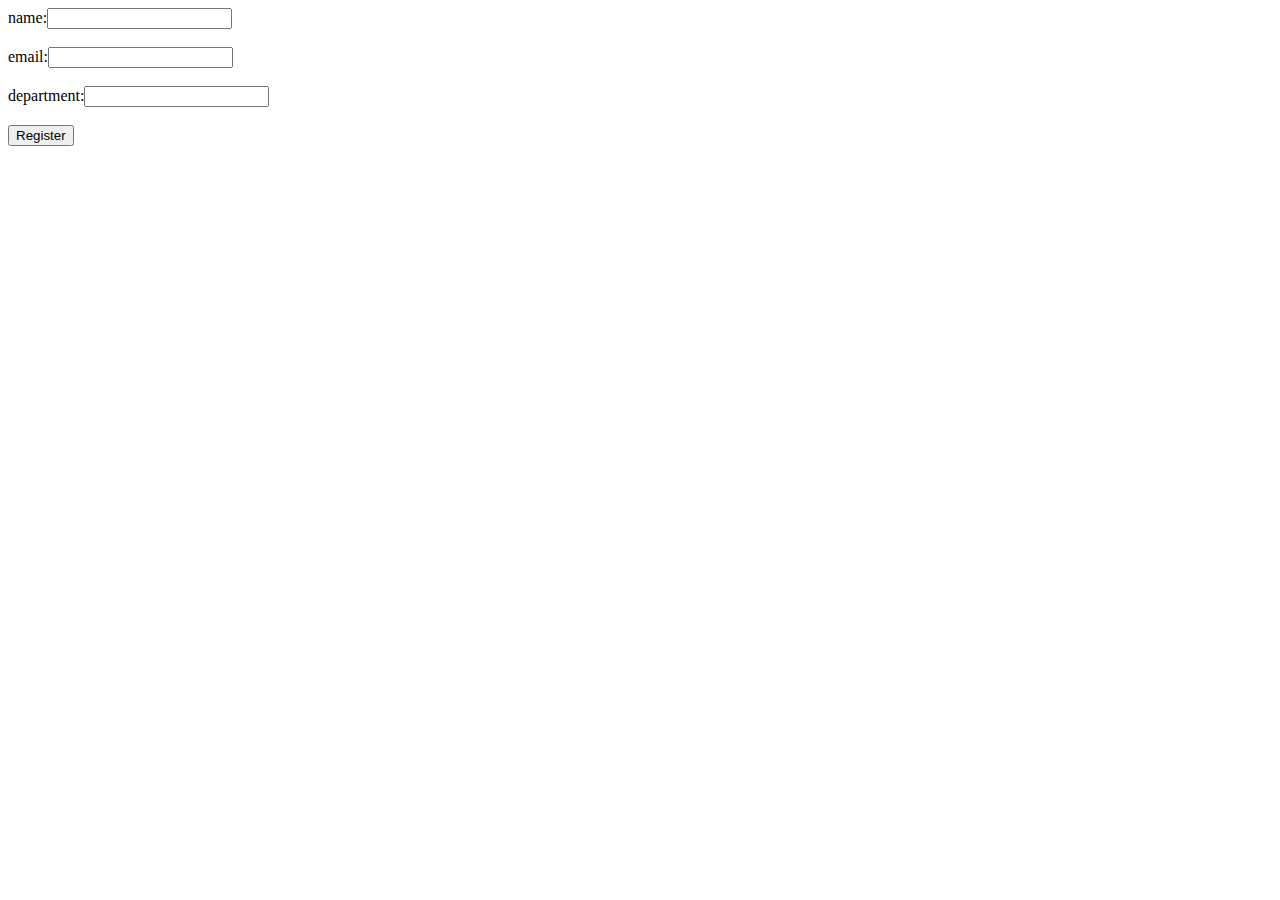
<file: Practical_4/home.html>
<!DOCTYPE html>
<html>
<head>
<meta charset="UTF-8">
<title>Employee registration form</title>
</head>
<body>
<form method="post" action="Register">
name:<input type="text" name="name" /><br/><br/>
email:<input type="text" name="email" /><br/><br/>
department:<input type="text" name="department" /><br/><br/>
<input type="submit" value="Register" /><br/>
</form>
</body>
</html>
</file>
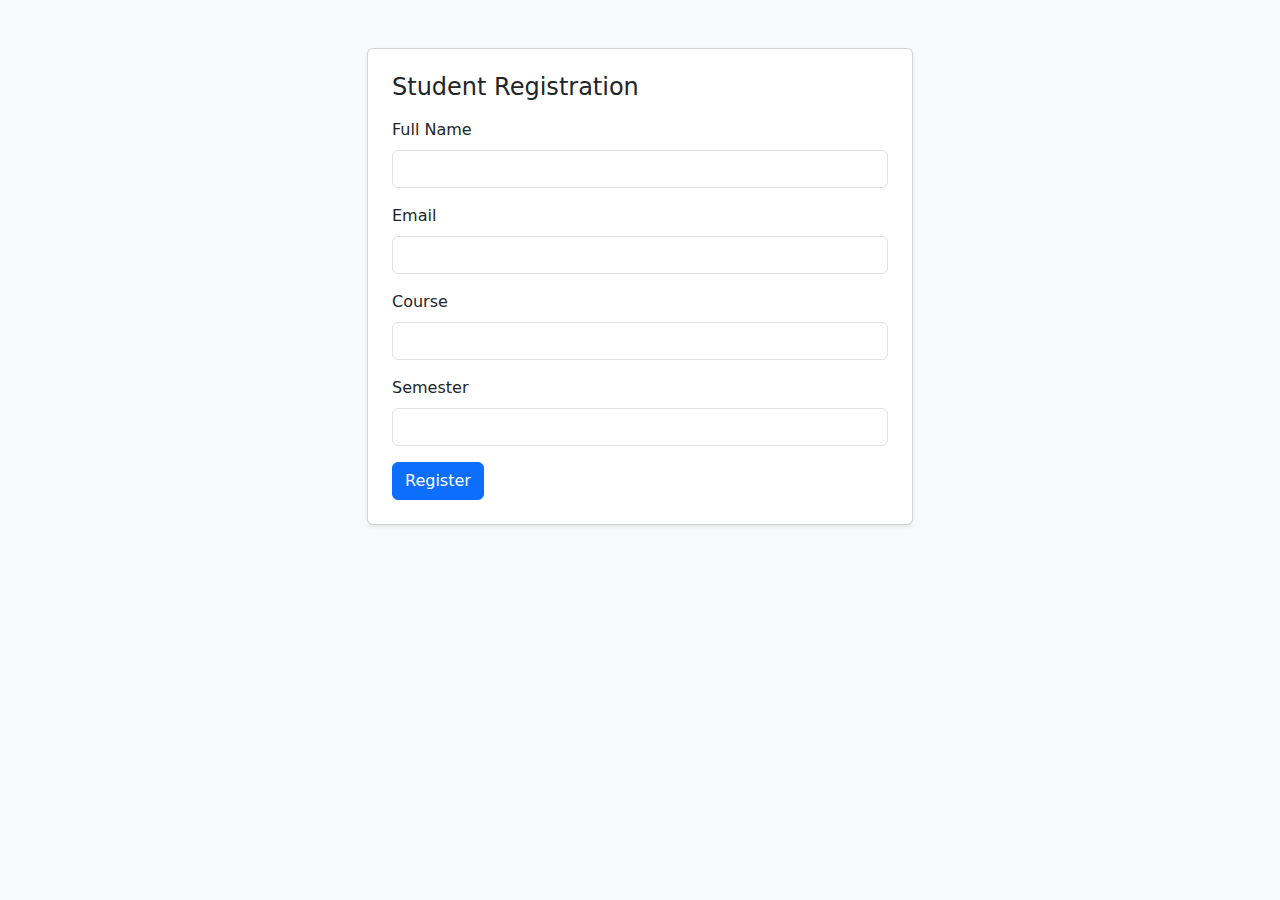
<file: Practical_5/student.html>
<!DOCTYPE html>
<html>
<head>
<meta charset="UTF-8">
<title>Student Registration</title>
<link rel="stylesheet" href="https://cdn.jsdelivr.net/npm/bootstrap@5.3.2/dist/css/bootstrap.min.css">
</head>
<body class="bg-light">
<div class="container py-5">
  <div class="row justify-content-center">
    <div class="col-md-8 col-lg-6">
      <div class="card shadow-sm">
        <div class="card-body p-4">
          <h1 class="h4 mb-3">Student Registration</h1>
          <form method="post" action="Register">
            <div class="mb-3">
              <label class="form-label">Full Name</label>
              <input type="text" name="name" class="form-control" required>
            </div>
            <div class="mb-3">
              <label class="form-label">Email</label>
              <input type="email" name="email" class="form-control" required>
            </div>
            <div class="mb-3">
              <label class="form-label">Course</label>
              <input type="text" name="course" class="form-control" required>
            </div>
            <div class="mb-3">
              <label class="form-label">Semester</label>
              <input type="number" name="semester" min="1" max="10" class="form-control" required>
            </div>
            <button class="btn btn-primary">Register</button>
          </form>
        </div>
      </div>
    </div>
  </div>
</div>
</body>
</html>
</file>
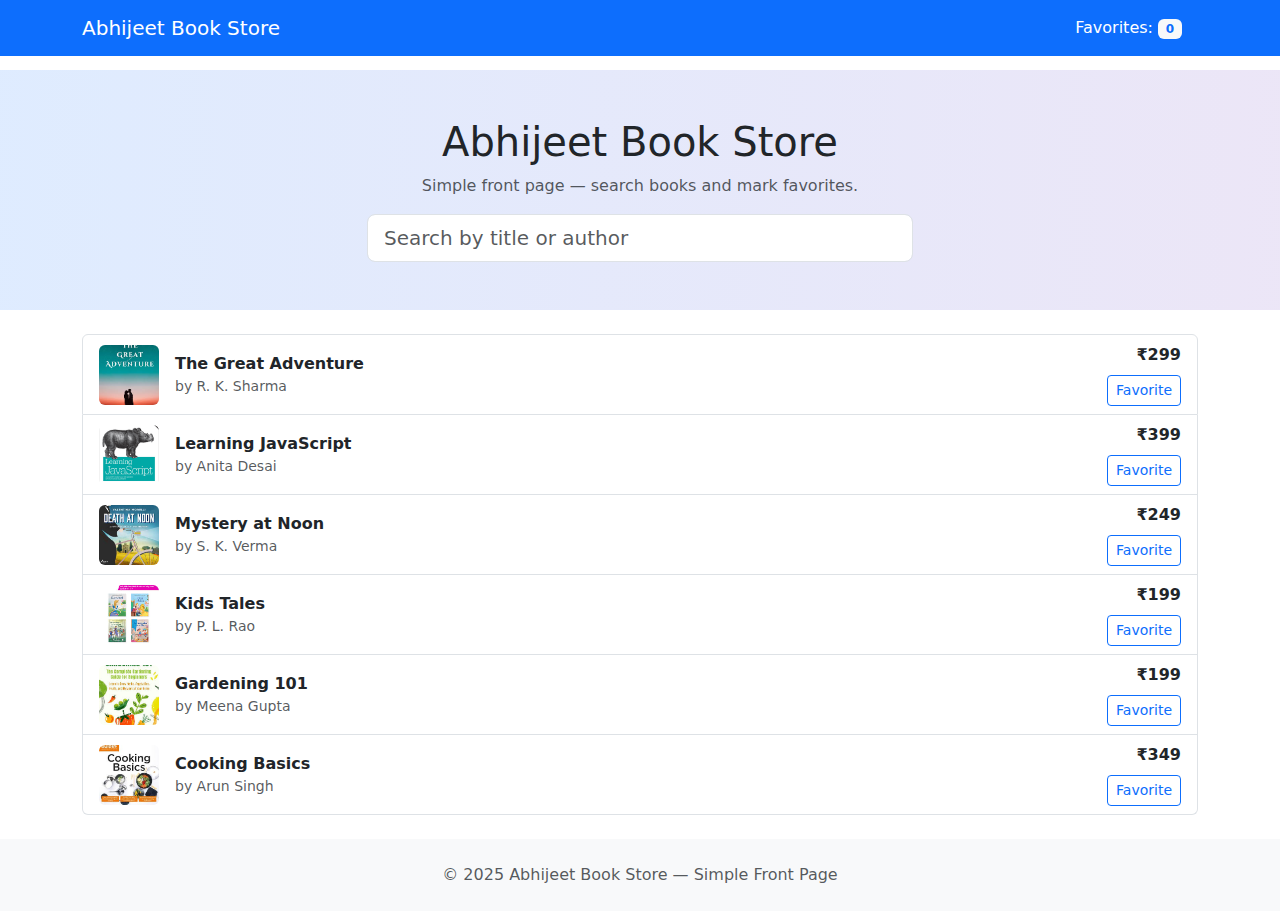
<file: Practical_8/abhi.html>
<!doctype html>
<html lang="en">
  <head>
    <meta charset="utf-8">
    <meta name="viewport" content="width=device-width, initial-scale=1">
    <title>Abhijeet Book Store — Front Page</title>
    <link href="https://cdn.jsdelivr.net/npm/bootstrap@5.3.2/dist/css/bootstrap.min.css" rel="stylesheet">
    <style>
      body { padding-top: 70px; }
      .hero { background: linear-gradient(90deg,#0d6efd22,#6f42c122); }
      .book-img { width: 60px; height: 60px; object-fit: cover; border-radius: 6px; }
    </style>
  </head>
  <body>
    <nav class="navbar navbar-expand-lg navbar-dark bg-primary fixed-top">
      <div class="container">
        <a class="navbar-brand" href="#">Abhijeet Book Store</a>
        <div class="d-flex ms-auto align-items-center text-white">
          <div class="me-3">Favorites: <span id="favCount" class="badge bg-light text-primary">0</span></div>
        </div>
      </div>
    </nav>

    <header class="hero py-5 text-center">
      <div class="container">
        <h1 class="display-6">Abhijeet Book Store</h1>
        <p class="text-muted">Simple front page — search books and mark favorites.</p>
        <div class="row justify-content-center">
          <div class="col-md-6">
            <input id="search" class="form-control form-control-lg" placeholder="Search by title or author">
          </div>
        </div>
      </div>
    </header>

    <main class="container my-4">
      <div class="row">
        <div class="col-12">
          <ul id="booksList" class="list-group">
            <!-- Items added by JS -->
          </ul>
        </div>
      </div>
    </main>

    <footer class="py-4 bg-light text-center">
      <div class="container text-muted">© 2025 Abhijeet Book Store — Simple Front Page</div>
    </footer>

    <script>
      // Minimal dataset
      const books = [
        {id:1, title:'The Great Adventure', author:'R. K. Sharma', price:299, img:'img/the_great adventure.jpg'},
        {id:2, title:'Learning JavaScript', author:'Anita Desai', price:399, img:'img/Learn_js.jpg'},
        {id:3, title:'Mystery at Noon', author:'S. K. Verma', price:249, img:'img/msrty_at_noon.jpg'},
        {id:4, title:'Kids Tales', author:'P. L. Rao', price:199, img:'img/kids_tales.jpg'},
        {id:5, title:'Gardening 101', author:'Meena Gupta', price:199, img:'img/garder.jpg'},
        {id:6, title:'Cooking Basics', author:'Arun Singh', price:349, img:'img/cook.jpg'}
      ];

      const booksList = document.getElementById('booksList');
      const searchInput = document.getElementById('search');
      const favCountEl = document.getElementById('favCount');

      // Load favorites from localStorage (store as array of ids)
      function loadFavs(){
        try{
          const raw = localStorage.getItem('abhijeet_favs');
          return raw ? JSON.parse(raw) : [];
        } catch(e){ return []; }
      }
      function saveFavs(arr){ localStorage.setItem('abhijeet_favs', JSON.stringify(arr)); }

      let favs = loadFavs();

      function render(list){
        booksList.innerHTML = '';
        if(list.length === 0){
          const li = document.createElement('li');
          li.className = 'list-group-item text-center text-muted';
          li.textContent = 'No books found.';
          booksList.appendChild(li);
          return;
        }
        list.forEach(b => {
          const li = document.createElement('li');
          li.className = 'list-group-item d-flex align-items-center justify-content-between';
          li.innerHTML = `
            <div class="d-flex align-items-center">
              <img src="${b.img}" alt="" class="book-img me-3">
              <div>
                <div class="fw-bold">${b.title}</div>
                <div class="text-muted small">by ${b.author}</div>
              </div>
            </div>
            <div class="text-end">
              <div class="fw-semibold">₹${b.price}</div>
              <button class="btn btn-sm btn-outline-primary mt-2 fav-btn" data-id="${b.id}">${favs.includes(b.id) ? 'Unfavorite' : 'Favorite'}</button>
            </div>
          `;
          booksList.appendChild(li);
        });

        // attach handlers
        document.querySelectorAll('.fav-btn').forEach(btn => {
          btn.addEventListener('click', () => {
            const id = Number(btn.getAttribute('data-id'));
            if(favs.includes(id)){
              favs = favs.filter(x=>x!==id);
            } else {
              favs.push(id);
            }
            saveFavs(favs);
            updateFavCount();
            render(filteredBooks()); // re-render to update button text
          });
        });
      }

      function updateFavCount(){ favCountEl.textContent = favs.length; }

      function filteredBooks(){
        const q = searchInput.value.trim().toLowerCase();
        if(!q) return books;
        return books.filter(b => b.title.toLowerCase().includes(q) || b.author.toLowerCase().includes(q));
      }

      // Live search
      searchInput.addEventListener('input', () => render(filteredBooks()));

      // Init
      updateFavCount();
      render(books);
    </script>
  </body>
</html>
</file>
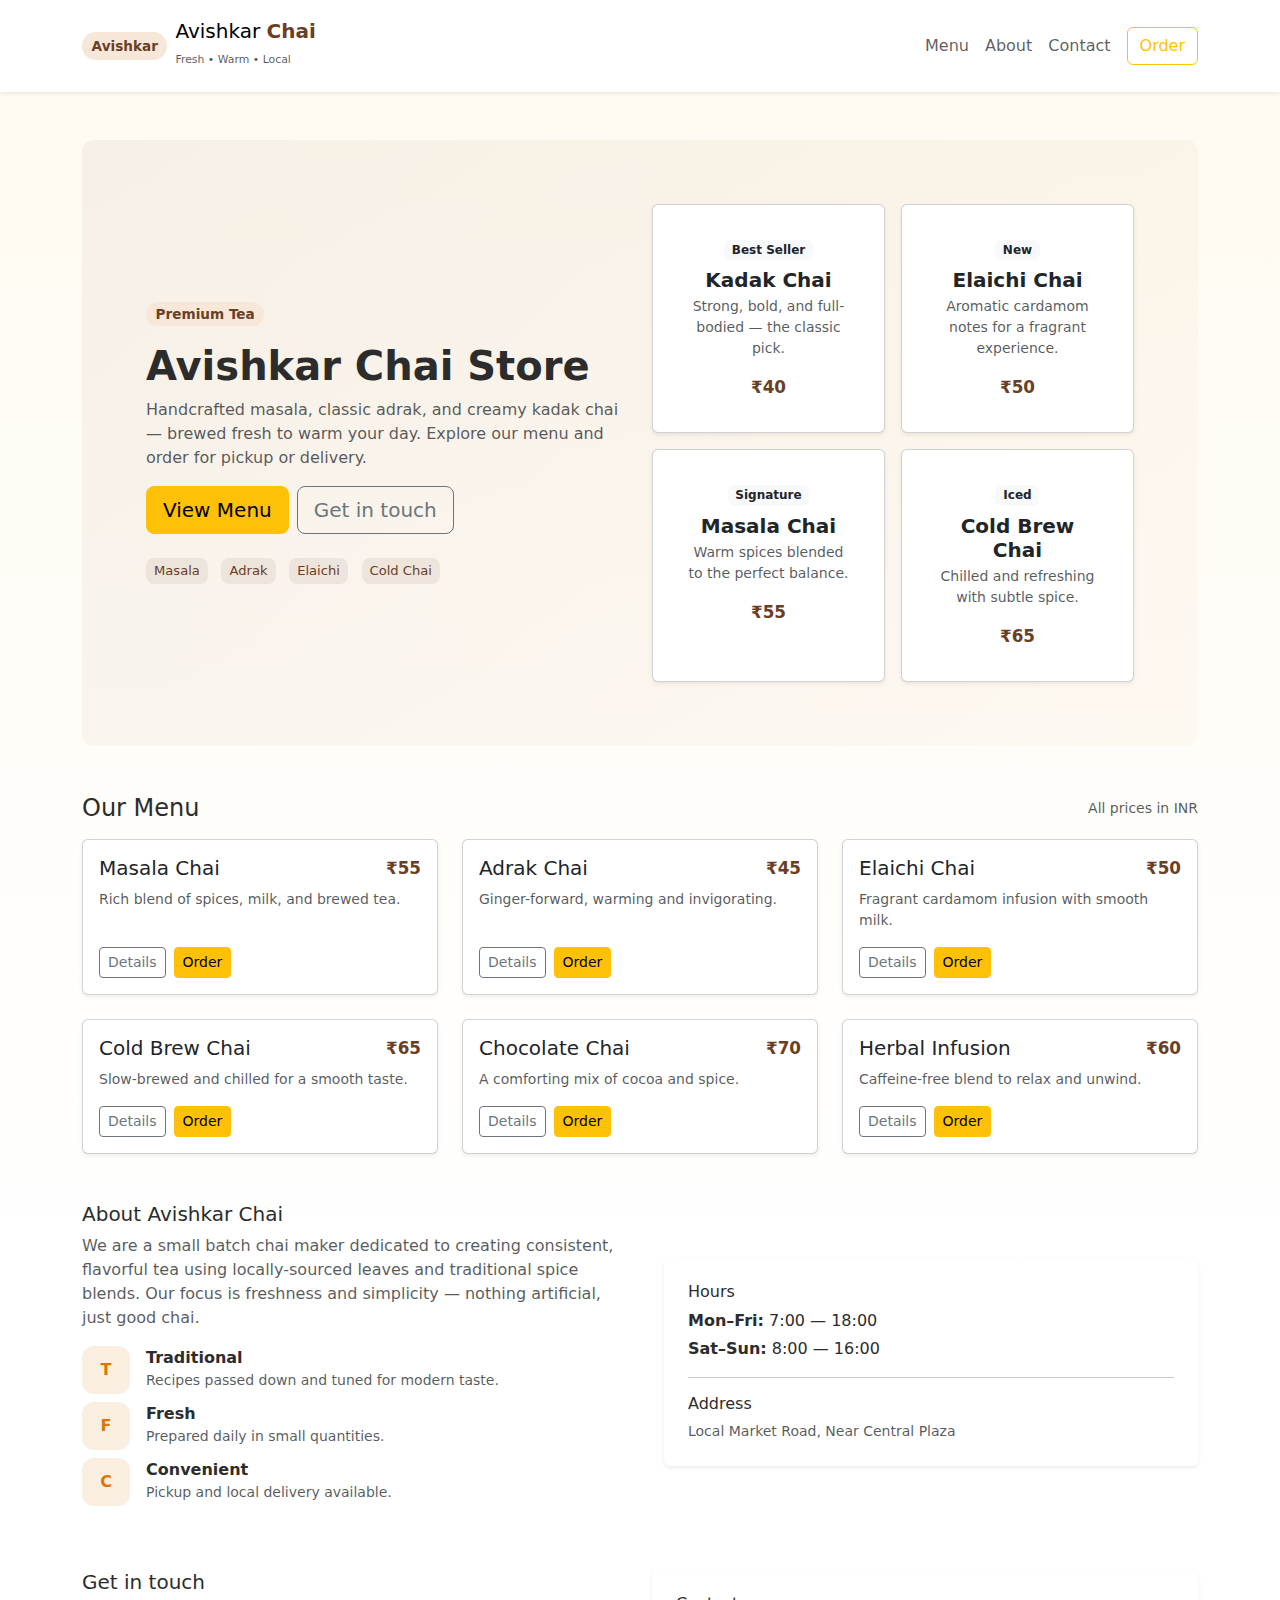
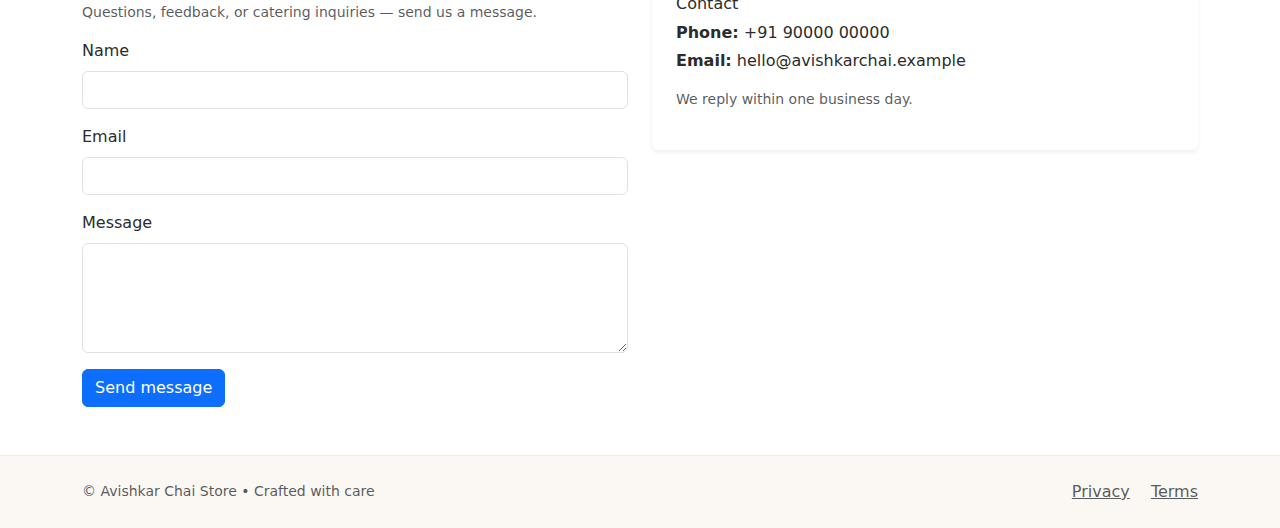
<file: Practical_8/avi.html>
<!doctype html>
<html lang="en">
	<head>
		<meta charset="utf-8">
		<meta name="viewport" content="width=device-width, initial-scale=1">
		<title>Avishkar Chai Store</title>
		<!-- Bootstrap CSS -->
		<link href="https://cdn.jsdelivr.net/npm/bootstrap@5.3.2/dist/css/bootstrap.min.css" rel="stylesheet">
		<style>
			:root{
				--brand-1: #6b3e26; /* chai brown */
				--brand-2: #f6e7d8; /* warm cream */
				--accent: #d97706; /* saffron accent */
			}
			body{
				font-family: system-ui, -apple-system, "Segoe UI", Roboto, "Helvetica Neue", Arial;
				background: linear-gradient(180deg, #fffaf0 0%, #fff 60%);
				color:#2c2c2c;
			}
			.navbar-brand strong{ color:var(--brand-1); }
			.hero{
				background: linear-gradient(135deg, rgba(107,62,38,0.06) 0%, rgba(217,119,6,0.03) 100%);
				border-radius: .75rem;
				padding: 3rem 2rem;
			}
			.chip{
				background: var(--brand-2);
				color: var(--brand-1);
				padding: .25rem .6rem;
				border-radius: 999px;
				font-weight:600;
				font-size:.85rem;
			}
			.card-price{
				font-weight:700;
				color:var(--brand-1);
				font-size:1.05rem;
			}
			.flavor-pill{
				background: rgba(107,62,38,0.08);
				color:var(--brand-1);
				padding:.18rem .5rem;
				border-radius: .5rem;
				font-size:.82rem;
				margin-right:.35rem;
			}
			.footer{
				background:#fbf7f2;
				border-top:1px solid rgba(0,0,0,.05);
			}
			.feature-icon{
				width:48px;height:48px;border-radius:12px;display:inline-grid;place-items:center;background:rgba(217,119,6,0.12);color:var(--accent);font-weight:700
			}
			@media (min-width:992px){
				.hero{padding:4rem}
			}
		</style>
	</head>
	<body>

		<nav class="navbar navbar-expand-lg navbar-light bg-white py-3 shadow-sm">
			<div class="container">
				<a class="navbar-brand d-flex align-items-center" href="#">
					<div class="me-2 chip">Avishkar</div>
					<div>
						<div style="line-height:1">Avishkar <strong>Chai</strong></div>
						<small class="text-muted" style="font-size:.68rem">Fresh • Warm • Local</small>
					</div>
				</a>
				<button class="navbar-toggler" type="button" data-bs-toggle="collapse" data-bs-target="#navMenu">
					<span class="navbar-toggler-icon"></span>
				</button>
				<div class="collapse navbar-collapse" id="navMenu">
					<ul class="navbar-nav ms-auto align-items-lg-center">
						<li class="nav-item"><a class="nav-link" href="#menu">Menu</a></li>
						<li class="nav-item"><a class="nav-link" href="#about">About</a></li>
						<li class="nav-item"><a class="nav-link" href="#contact">Contact</a></li>
						<li class="nav-item ms-2"><a class="btn btn-outline-warning" href="#order" data-bs-toggle="modal">Order</a></li>
					</ul>
				</div>
			</div>
		</nav>

		<main class="container my-5">
			<section class="hero mb-5">
				<div class="row align-items-center">
					<div class="col-lg-6">
						<span class="chip">Premium Tea</span>
						<h1 class="display-6 mt-3" style="font-weight:700">Avishkar Chai Store</h1>
						<p class="text-muted">Handcrafted masala, classic adrak, and creamy kadak chai — brewed fresh to warm your day. Explore our menu and order for pickup or delivery.</p>
						<div class="d-flex gap-2 mt-3">
							<a class="btn btn-warning btn-lg" href="#menu">View Menu</a>
							<a class="btn btn-outline-secondary btn-lg" href="#contact">Get in touch</a>
						</div>
						<div class="mt-4 d-flex gap-2 flex-wrap">
							<div class="flavor-pill">Masala</div>
							<div class="flavor-pill">Adrak</div>
							<div class="flavor-pill">Elaichi</div>
							<div class="flavor-pill">Cold Chai</div>
						</div>
					</div>
					<div class="col-lg-6 mt-4 mt-lg-0">
						<div class="row g-3">
							<div class="col-6">
								<div class="card p-3 h-100 shadow-sm">
									<div class="card-body text-center">
										<div class="badge bg-light text-dark mb-2">Best Seller</div>
										<h5 class="card-title mb-1" style="font-weight:700">Kadak Chai</h5>
										<p class="text-muted small">Strong, bold, and full-bodied — the classic pick.</p>
										<div class="card-price">₹40</div>
									</div>
								</div>
							</div>
							<div class="col-6">
								<div class="card p-3 h-100 shadow-sm">
									<div class="card-body text-center">
										<div class="badge bg-light text-dark mb-2">New</div>
										<h5 class="card-title mb-1" style="font-weight:700">Elaichi Chai</h5>
										<p class="text-muted small">Aromatic cardamom notes for a fragrant experience.</p>
										<div class="card-price">₹50</div>
									</div>
								</div>
							</div>
							<div class="col-6">
								<div class="card p-3 h-100 shadow-sm">
									<div class="card-body text-center">
										<div class="badge bg-light text-dark mb-2">Signature</div>
										<h5 class="card-title mb-1" style="font-weight:700">Masala Chai</h5>
										<p class="text-muted small">Warm spices blended to the perfect balance.</p>
										<div class="card-price">₹55</div>
									</div>
								</div>
							</div>
							<div class="col-6">
								<div class="card p-3 h-100 shadow-sm">
									<div class="card-body text-center">
										<div class="badge bg-light text-dark mb-2">Iced</div>
										<h5 class="card-title mb-1" style="font-weight:700">Cold Brew Chai</h5>
										<p class="text-muted small">Chilled and refreshing with subtle spice.</p>
										<div class="card-price">₹65</div>
									</div>
								</div>
							</div>
						</div>
					</div>
				</div>
			</section>

			<section id="menu" class="mb-5">
				<div class="d-flex justify-content-between align-items-center mb-3">
					<h2 class="h4 mb-0">Our Menu</h2>
					<small class="text-muted">All prices in INR</small>
				</div>
				<div class="row g-4">
					<!-- Product card -->
					<div class="col-md-6 col-lg-4">
						<div class="card h-100 shadow-sm">
							<div class="card-body d-flex flex-column">
								<div class="d-flex justify-content-between align-items-start mb-2">
									<h5 class="card-title mb-0">Masala Chai</h5>
									<div class="card-price">₹55</div>
								</div>
								<p class="text-muted small mb-3">Rich blend of spices, milk, and brewed tea.</p>
								<div class="mt-auto d-flex gap-2">
									<button class="btn btn-outline-secondary btn-sm" data-bs-toggle="modal" data-bs-target="#nutritionModal">Details</button>
									<button class="btn btn-warning btn-sm" data-bs-toggle="modal" data-bs-target="#orderModal" data-item="Masala Chai" data-price="55">Order</button>
								</div>
							</div>
						</div>
					</div>

					<div class="col-md-6 col-lg-4">
						<div class="card h-100 shadow-sm">
							<div class="card-body d-flex flex-column">
								<div class="d-flex justify-content-between align-items-start mb-2">
									<h5 class="card-title mb-0">Adrak Chai</h5>
									<div class="card-price">₹45</div>
								</div>
								<p class="text-muted small mb-3">Ginger-forward, warming and invigorating.</p>
								<div class="mt-auto d-flex gap-2">
									<button class="btn btn-outline-secondary btn-sm" data-bs-toggle="modal" data-bs-target="#nutritionModal">Details</button>
									<button class="btn btn-warning btn-sm" data-bs-toggle="modal" data-bs-target="#orderModal" data-item="Adrak Chai" data-price="45">Order</button>
								</div>
							</div>
						</div>
					</div>

					<div class="col-md-6 col-lg-4">
						<div class="card h-100 shadow-sm">
							<div class="card-body d-flex flex-column">
								<div class="d-flex justify-content-between align-items-start mb-2">
									<h5 class="card-title mb-0">Elaichi Chai</h5>
									<div class="card-price">₹50</div>
								</div>
								<p class="text-muted small mb-3">Fragrant cardamom infusion with smooth milk.</p>
								<div class="mt-auto d-flex gap-2">
									<button class="btn btn-outline-secondary btn-sm" data-bs-toggle="modal" data-bs-target="#nutritionModal">Details</button>
									<button class="btn btn-warning btn-sm" data-bs-toggle="modal" data-bs-target="#orderModal" data-item="Elaichi Chai" data-price="50">Order</button>
								</div>
							</div>
						</div>
					</div>

					<div class="col-md-6 col-lg-4">
						<div class="card h-100 shadow-sm">
							<div class="card-body d-flex flex-column">
								<div class="d-flex justify-content-between align-items-start mb-2">
									<h5 class="card-title mb-0">Cold Brew Chai</h5>
									<div class="card-price">₹65</div>
								</div>
								<p class="text-muted small mb-3">Slow-brewed and chilled for a smooth taste.</p>
								<div class="mt-auto d-flex gap-2">
									<button class="btn btn-outline-secondary btn-sm" data-bs-toggle="modal" data-bs-target="#nutritionModal">Details</button>
									<button class="btn btn-warning btn-sm" data-bs-toggle="modal" data-bs-target="#orderModal" data-item="Cold Brew Chai" data-price="65">Order</button>
								</div>
							</div>
						</div>
					</div>

					<div class="col-md-6 col-lg-4">
						<div class="card h-100 shadow-sm">
							<div class="card-body d-flex flex-column">
								<div class="d-flex justify-content-between align-items-start mb-2">
									<h5 class="card-title mb-0">Chocolate Chai</h5>
									<div class="card-price">₹70</div>
								</div>
								<p class="text-muted small mb-3">A comforting mix of cocoa and spice.</p>
								<div class="mt-auto d-flex gap-2">
									<button class="btn btn-outline-secondary btn-sm" data-bs-toggle="modal" data-bs-target="#nutritionModal">Details</button>
									<button class="btn btn-warning btn-sm" data-bs-toggle="modal" data-bs-target="#orderModal" data-item="Chocolate Chai" data-price="70">Order</button>
								</div>
							</div>
						</div>
					</div>

					<div class="col-md-6 col-lg-4">
						<div class="card h-100 shadow-sm">
							<div class="card-body d-flex flex-column">
								<div class="d-flex justify-content-between align-items-start mb-2">
									<h5 class="card-title mb-0">Herbal Infusion</h5>
									<div class="card-price">₹60</div>
								</div>
								<p class="text-muted small mb-3">Caffeine-free blend to relax and unwind.</p>
								<div class="mt-auto d-flex gap-2">
									<button class="btn btn-outline-secondary btn-sm" data-bs-toggle="modal" data-bs-target="#nutritionModal">Details</button>
									<button class="btn btn-warning btn-sm" data-bs-toggle="modal" data-bs-target="#orderModal" data-item="Herbal Infusion" data-price="60">Order</button>
								</div>
							</div>
						</div>
					</div>

				</div>
			</section>

			<section id="about" class="mb-5">
				<div class="row align-items-center gx-5">
					<div class="col-md-6">
						<h3 class="h5">About Avishkar Chai</h3>
						<p class="text-muted">We are a small batch chai maker dedicated to creating consistent, flavorful tea using locally-sourced leaves and traditional spice blends. Our focus is freshness and simplicity — nothing artificial, just good chai.</p>
						<ul class="list-unstyled">
							<li class="d-flex align-items-start mb-2"><div class="me-3 feature-icon">T</div><div><strong>Traditional</strong><div class="text-muted small">Recipes passed down and tuned for modern taste.</div></div></li>
							<li class="d-flex align-items-start mb-2"><div class="me-3 feature-icon">F</div><div><strong>Fresh</strong><div class="text-muted small">Prepared daily in small quantities.</div></div></li>
							<li class="d-flex align-items-start"><div class="me-3 feature-icon">C</div><div><strong>Convenient</strong><div class="text-muted small">Pickup and local delivery available.</div></div></li>
						</ul>
					</div>
					<div class="col-md-6">
						<div class="p-4 bg-white rounded shadow-sm">
							<h6 class="mb-2">Hours</h6>
							<p class="mb-1"><strong>Mon–Fri:</strong> 7:00 — 18:00</p>
							<p class="mb-1"><strong>Sat–Sun:</strong> 8:00 — 16:00</p>
							<hr>
							<h6 class="mb-2">Address</h6>
							<p class="small text-muted mb-0">Local Market Road, Near Central Plaza</p>
						</div>
					</div>
				</div>
			</section>

			<section id="contact" class="mb-5">
				<div class="row">
					<div class="col-lg-6">
						<h3 class="h5">Get in touch</h3>
						<p class="text-muted small">Questions, feedback, or catering inquiries — send us a message.</p>
						<form id="contactForm" class="needs-validation" novalidate>
							<div class="mb-3">
								<label class="form-label">Name</label>
								<input type="text" class="form-control" required>
								<div class="invalid-feedback">Please enter your name.</div>
							</div>
							<div class="mb-3">
								<label class="form-label">Email</label>
								<input type="email" class="form-control" required>
								<div class="invalid-feedback">Please enter a valid email.</div>
							</div>
							<div class="mb-3">
								<label class="form-label">Message</label>
								<textarea class="form-control" rows="4" required></textarea>
								<div class="invalid-feedback">Please write a message.</div>
							</div>
							<button class="btn btn-primary">Send message</button>
						</form>
					</div>
					<div class="col-lg-6 mt-4 mt-lg-0">
						<div class="p-4 bg-white rounded shadow-sm">
							<h6>Contact</h6>
							<p class="mb-1"><strong>Phone:</strong> +91 90000 00000</p>
							<p class="mb-1"><strong>Email:</strong> hello@avishkarchai.example</p>
							<p class="small text-muted mt-3">We reply within one business day.</p>
						</div>
					</div>
				</div>
			</section>

		</main>

		<footer class="footer py-4">
			<div class="container d-flex flex-column flex-md-row justify-content-between align-items-center">
				<div class="text-muted small">© Avishkar Chai Store • Crafted with care</div>
				<div class="mt-2 mt-md-0">
					<a class="text-muted me-3" href="#">Privacy</a>
					<a class="text-muted" href="#">Terms</a>
				</div>
			</div>
		</footer>

		<!-- Order Modal -->
		<div class="modal fade" id="orderModal" tabindex="-1" aria-hidden="true">
			<div class="modal-dialog">
				<div class="modal-content">
					<div class="modal-header">
						<h5 class="modal-title">Place order</h5>
						<button type="button" class="btn-close" data-bs-dismiss="modal"></button>
					</div>
					<div class="modal-body">
						<form id="orderForm" class="needs-validation" novalidate>
							<div class="mb-3">
								<label class="form-label">Item</label>
								<input type="text" class="form-control" id="orderItem" readonly>
							</div>
							<div class="mb-3 row">
								<div class="col-6">
									<label class="form-label">Price</label>
									<input type="text" class="form-control" id="orderPrice" readonly>
								</div>
								<div class="col-6">
									<label class="form-label">Qty</label>
									<input type="number" class="form-control" id="orderQty" value="1" min="1" required>
									<div class="invalid-feedback">Enter quantity.</div>
								</div>
							</div>
							<div class="mb-3">
								<label class="form-label">Name</label>
								<input type="text" class="form-control" id="custName" required>
								<div class="invalid-feedback">Required</div>
							</div>
							<div class="d-flex justify-content-end">
								<button type="button" class="btn btn-secondary me-2" data-bs-dismiss="modal">Close</button>
								<button type="submit" class="btn btn-warning">Confirm</button>
							</div>
						</form>
					</div>
				</div>
			</div>
		</div>

		<!-- Nutrition / Details Modal -->
		<div class="modal fade" id="nutritionModal" tabindex="-1" aria-hidden="true">
			<div class="modal-dialog modal-dialog-centered">
				<div class="modal-content">
					<div class="modal-header">
						<h5 class="modal-title">Item details</h5>
						<button type="button" class="btn-close" data-bs-dismiss="modal"></button>
					</div>
					<div class="modal-body">
						<p class="mb-1"><strong>Serving:</strong> 200–300ml</p>
						<p class="mb-1"><strong>Ingredients:</strong> Tea leaves, milk, sugar, spices (varies by item)</p>
						<p class="text-muted small mb-0">Our chai is made fresh. Please request less sugar or alternative milk options when ordering.</p>
					</div>
					<div class="modal-footer">
						<button class="btn btn-secondary" data-bs-dismiss="modal">Close</button>
					</div>
				</div>
			</div>
		</div>

		<script src="https://cdn.jsdelivr.net/npm/bootstrap@5.3.2/dist/js/bootstrap.bundle.min.js"></script>
		<script>
			// Simple order modal wiring
			const orderModal = document.getElementById('orderModal')
			orderModal.addEventListener('show.bs.modal', function (event) {
				const button = event.relatedTarget
				const item = button.getAttribute('data-item') || ''
				const price = button.getAttribute('data-price') || ''
				document.getElementById('orderItem').value = item
				document.getElementById('orderPrice').value = price
				document.getElementById('orderQty').value = 1
			})

			// Form validation
			(() => {
				'use strict'
				const forms = document.querySelectorAll('.needs-validation')
				Array.from(forms).forEach(form => {
					form.addEventListener('submit', event => {
						if (!form.checkValidity()) {
							event.preventDefault()
							event.stopPropagation()
						} else {
							// Fake success behaviour for demo
							event.preventDefault()
							const modal = bootstrap.Modal.getInstance(orderModal)
							if (modal) modal.hide()
							alert('Thank you — your request was received (demo).')
							form.reset()
						}
						form.classList.add('was-validated')
					}, false)
				})
			})()
		</script>
	</body>
</html>
</file>
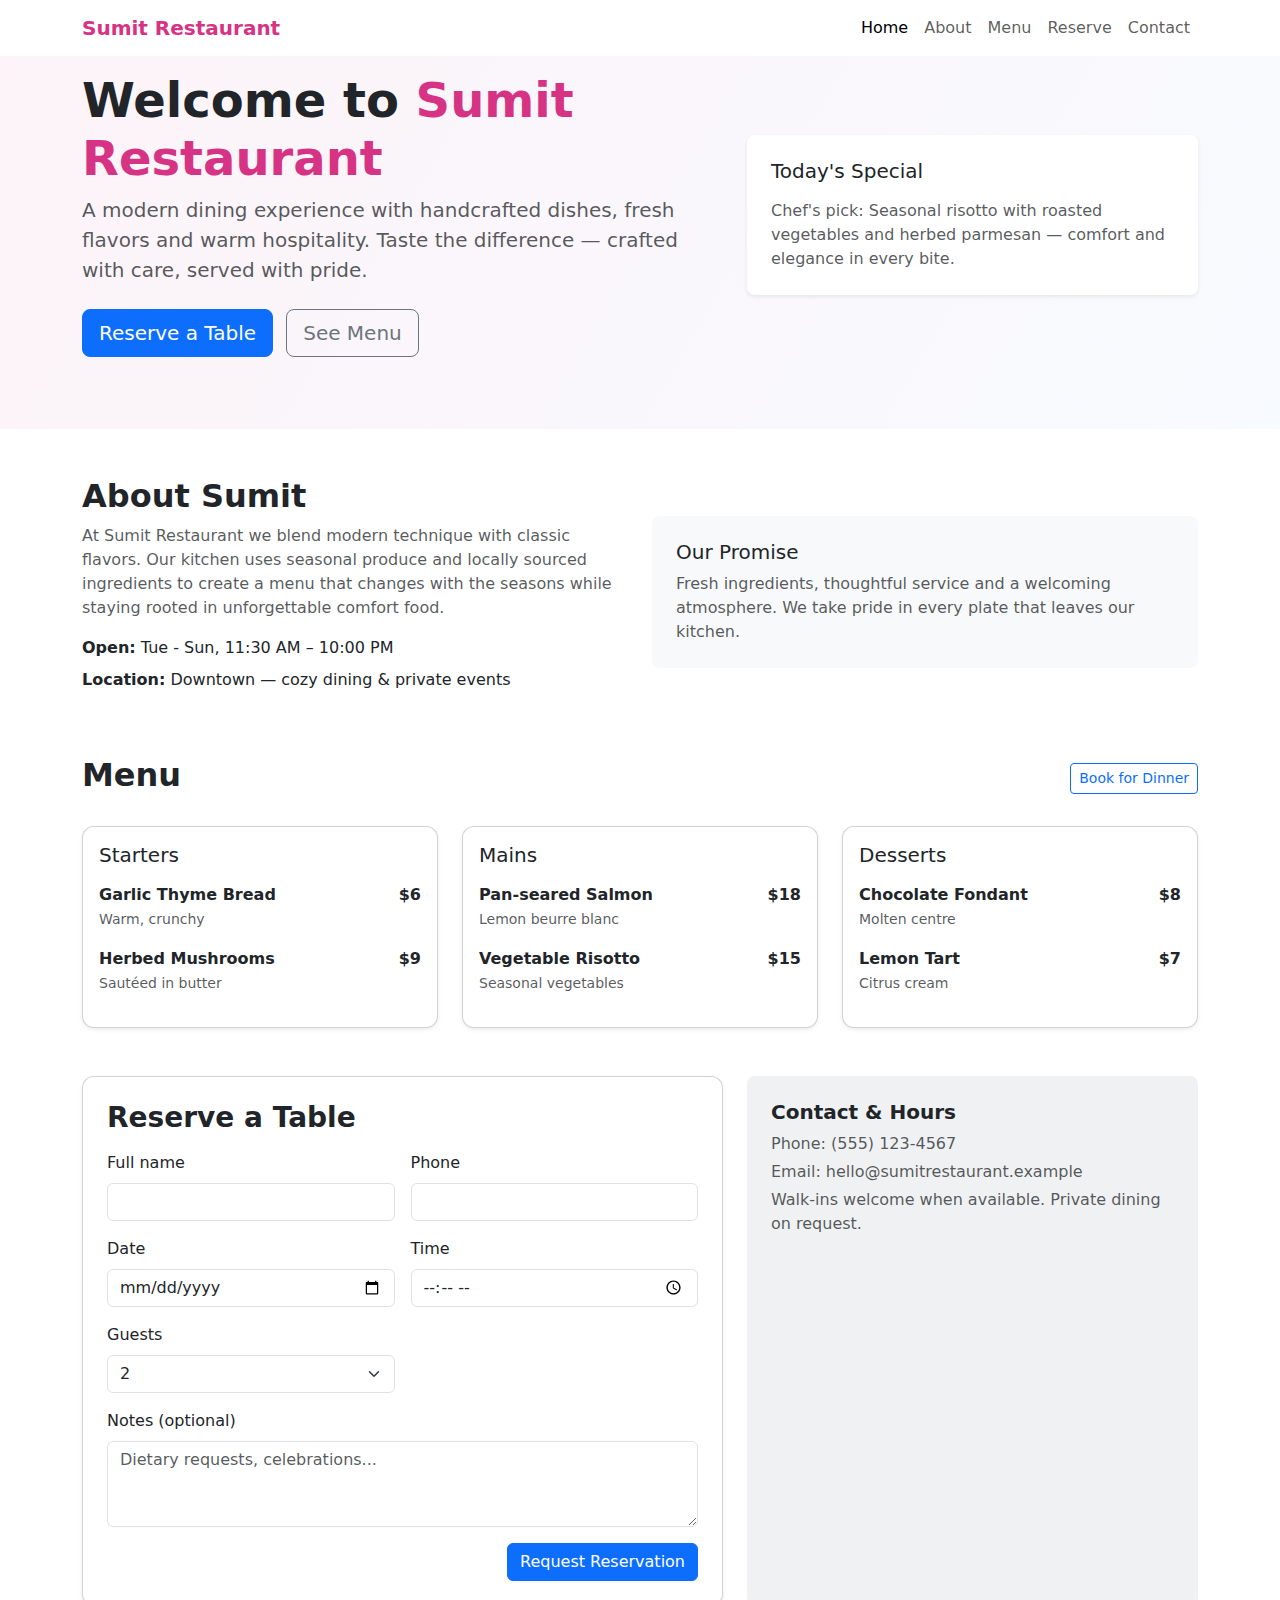
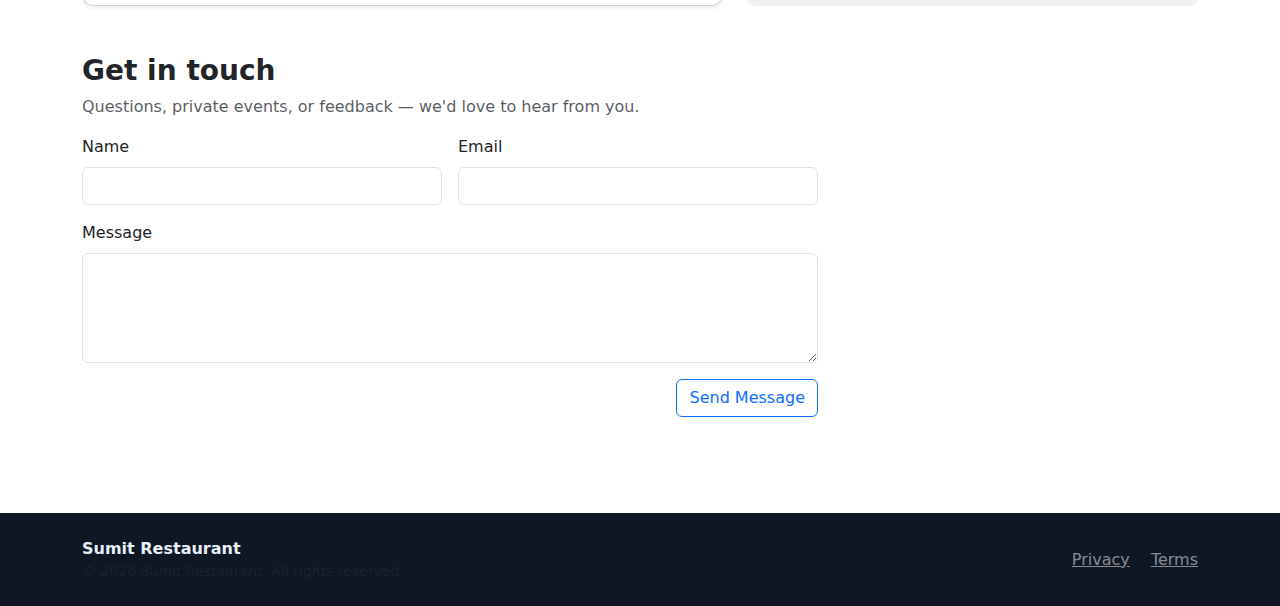
<file: Practical_8/sumit.html>
<!doctype html>
<html lang="en">
	<head>
		<meta charset="utf-8">
		<meta name="viewport" content="width=device-width, initial-scale=1">
		<title>Sumit Restaurant</title>
		<!-- Bootstrap CSS v5.3 -->
		<link href="https://cdn.jsdelivr.net/npm/bootstrap@5.3.2/dist/css/bootstrap.min.css" rel="stylesheet">
		<style>
			/* Small set of custom styles to keep design modern while using only Bootstrap */
			:root{--brand:#d63384;--muted:#6c757d}
			.hero{
				background: linear-gradient(120deg, rgba(214,51,132,.06), rgba(13,110,253,.03));
				padding: 4.5rem 0;
			}
			.brand-color{color:var(--brand)}
			.menu-card{border-radius: .75rem}
			.dish-price{font-weight:700}
			.contact-card{border-radius:.75rem}
			.nav-scrolled{box-shadow:0 .125rem .5rem rgba(0,0,0,.06)}
			footer{background:#0f1724;color:#e6eef8}
		</style>
	</head>
	<body>
		<!-- Navbar -->
		<nav id="mainNav" class="navbar navbar-expand-lg navbar-light bg-white fixed-top">
			<div class="container">
				<a class="navbar-brand fw-bold brand-color" href="#">Sumit Restaurant</a>
				<button class="navbar-toggler" type="button" data-bs-toggle="collapse" data-bs-target="#navMenu" aria-controls="navMenu" aria-expanded="false" aria-label="Toggle navigation">
					<span class="navbar-toggler-icon"></span>
				</button>
				<div class="collapse navbar-collapse" id="navMenu">
					<ul class="navbar-nav ms-auto mb-2 mb-lg-0">
						<li class="nav-item"><a class="nav-link active" href="#hero">Home</a></li>
						<li class="nav-item"><a class="nav-link" href="#about">About</a></li>
						<li class="nav-item"><a class="nav-link" href="#menu">Menu</a></li>
						<li class="nav-item"><a class="nav-link" href="#reservation">Reserve</a></li>
						<li class="nav-item"><a class="nav-link" href="#contact">Contact</a></li>
					</ul>
				</div>
			</div>
		</nav>

		<!-- Hero -->
		<header id="hero" class="hero">
			<div class="container">
				<div class="row align-items-center">
					<div class="col-lg-7">
						<h1 class="display-5 fw-bold">Welcome to <span class="brand-color">Sumit Restaurant</span></h1>
						<p class="lead text-muted">A modern dining experience with handcrafted dishes, fresh flavors and warm hospitality. Taste the difference — crafted with care, served with pride.</p>
						<div class="mt-4">
							<a href="#reservation" class="btn btn-primary btn-lg me-2">Reserve a Table</a>
							<a href="#menu" class="btn btn-outline-secondary btn-lg">See Menu</a>
						</div>
					</div>
					<div class="col-lg-5 d-none d-lg-block">
						<div class="p-4 bg-white rounded-3 shadow-sm">
							<h5 class="mb-3">Today's Special</h5>
							<p class="mb-0 text-muted">Chef's pick: Seasonal risotto with roasted vegetables and herbed parmesan — comfort and elegance in every bite.</p>
						</div>
					</div>
				</div>
			</div>
		</header>

		<main class="py-5">
			<div class="container">
				<!-- About -->
				<section id="about" class="mb-5">
					<div class="row align-items-center">
						<div class="col-md-6">
							<h2 class="fw-bold">About Sumit</h2>
							<p class="text-muted">At Sumit Restaurant we blend modern technique with classic flavors. Our kitchen uses seasonal produce and locally sourced ingredients to create a menu that changes with the seasons while staying rooted in unforgettable comfort food.</p>
							<ul class="list-unstyled">
								<li class="mb-2"><strong>Open:</strong> Tue - Sun, 11:30 AM – 10:00 PM</li>
								<li class="mb-2"><strong>Location:</strong> Downtown — cozy dining & private events</li>
							</ul>
						</div>
						<div class="col-md-6">
							<div class="p-4 bg-light rounded-3">
								<h5 class="mb-2">Our Promise</h5>
								<p class="mb-0 text-muted">Fresh ingredients, thoughtful service and a welcoming atmosphere. We take pride in every plate that leaves our kitchen.</p>
							</div>
						</div>
					</div>
				</section>

				<!-- Menu -->
				<section id="menu" class="mb-5">
					<div class="d-flex justify-content-between align-items-center mb-4">
						<h2 class="fw-bold">Menu</h2>
						<a href="#reservation" class="btn btn-sm btn-outline-primary">Book for Dinner</a>
					</div>

					<div class="row g-4">
						<!-- Starters -->
						<div class="col-md-6 col-lg-4">
							<div class="card h-100 menu-card shadow-sm">
								<div class="card-body">
									<h5 class="card-title">Starters</h5>
									<div class="mt-3">
										<div class="d-flex justify-content-between mb-3">
											<div>
												<div class="fw-semibold">Garlic Thyme Bread</div>
												<small class="text-muted">Warm, crunchy</small>
											</div>
											<div class="dish-price">$6</div>
										</div>
										<div class="d-flex justify-content-between mb-3">
											<div>
												<div class="fw-semibold">Herbed Mushrooms</div>
												<small class="text-muted">Sautéed in butter</small>
											</div>
											<div class="dish-price">$9</div>
										</div>
									</div>
								</div>
							</div>
						</div>

						<!-- Mains -->
						<div class="col-md-6 col-lg-4">
							<div class="card h-100 menu-card shadow-sm">
								<div class="card-body">
									<h5 class="card-title">Mains</h5>
									<div class="mt-3">
										<div class="d-flex justify-content-between mb-3">
											<div>
												<div class="fw-semibold">Pan-seared Salmon</div>
												<small class="text-muted">Lemon beurre blanc</small>
											</div>
											<div class="dish-price">$18</div>
										</div>
										<div class="d-flex justify-content-between mb-3">
											<div>
												<div class="fw-semibold">Vegetable Risotto</div>
												<small class="text-muted">Seasonal vegetables</small>
											</div>
											<div class="dish-price">$15</div>
										</div>
									</div>
								</div>
							</div>
						</div>

						<!-- Desserts -->
						<div class="col-md-6 col-lg-4">
							<div class="card h-100 menu-card shadow-sm">
								<div class="card-body">
									<h5 class="card-title">Desserts</h5>
									<div class="mt-3">
										<div class="d-flex justify-content-between mb-3">
											<div>
												<div class="fw-semibold">Chocolate Fondant</div>
												<small class="text-muted">Molten centre</small>
											</div>
											<div class="dish-price">$8</div>
										</div>
										<div class="d-flex justify-content-between mb-3">
											<div>
												<div class="fw-semibold">Lemon Tart</div>
												<small class="text-muted">Citrus cream</small>
											</div>
											<div class="dish-price">$7</div>
										</div>
									</div>
								</div>
							</div>
						</div>
					</div>
				</section>

				<!-- Reservation / Contact -->
				<section id="reservation" class="mb-5">
					<div class="row">
						<div class="col-lg-7">
							<div class="card p-4 contact-card shadow-sm">
								<h3 class="fw-bold mb-3">Reserve a Table</h3>
								<form id="reserveForm" class="row g-3" onsubmit="handleSubmit(event)">
									<div class="col-md-6">
										<label for="name" class="form-label">Full name</label>
										<input type="text" class="form-control" id="name" required>
									</div>
									<div class="col-md-6">
										<label for="phone" class="form-label">Phone</label>
										<input type="tel" class="form-control" id="phone" required>
									</div>
									<div class="col-md-6">
										<label for="date" class="form-label">Date</label>
										<input type="date" class="form-control" id="date" required>
									</div>
									<div class="col-md-6">
										<label for="time" class="form-label">Time</label>
										<input type="time" class="form-control" id="time" required>
									</div>
									<div class="col-md-6">
										<label for="guests" class="form-label">Guests</label>
										<select id="guests" class="form-select">
											<option>1</option>
											<option selected>2</option>
											<option>3</option>
											<option>4</option>
											<option>5+</option>
										</select>
									</div>
									<div class="col-12">
										<label for="notes" class="form-label">Notes (optional)</label>
										<textarea id="notes" class="form-control" rows="3" placeholder="Dietary requests, celebrations..."></textarea>
									</div>
									<div class="col-12 text-end">
										<button type="submit" class="btn btn-primary">Request Reservation</button>
									</div>
								</form>
							</div>
						</div>
						<div class="col-lg-5 mt-4 mt-lg-0">
							<div class="p-4 bg-secondary bg-opacity-10 rounded-3 h-100">
								<h5 class="fw-semibold">Contact & Hours</h5>
								<p class="mb-1 text-muted">Phone: (555) 123-4567</p>
								<p class="mb-1 text-muted">Email: hello@sumitrestaurant.example</p>
								<p class="mb-0 text-muted">Walk-ins welcome when available. Private dining on request.</p>
							</div>
						</div>
					</div>
				</section>

				<!-- Contact -->
				<section id="contact" class="mb-5">
					<div class="row">
						<div class="col-md-8">
							<h3 class="fw-bold">Get in touch</h3>
							<p class="text-muted">Questions, private events, or feedback — we'd love to hear from you.</p>
							<form class="row g-3" id="contactForm" onsubmit="handleContact(event)">
								<div class="col-md-6">
									<label for="cname" class="form-label">Name</label>
									<input type="text" class="form-control" id="cname" required>
								</div>
								<div class="col-md-6">
									<label for="cemail" class="form-label">Email</label>
									<input type="email" class="form-control" id="cemail" required>
								</div>
								<div class="col-12">
									<label for="cmessage" class="form-label">Message</label>
									<textarea id="cmessage" class="form-control" rows="4" required></textarea>
								</div>
								<div class="col-12 text-end">
									<button class="btn btn-outline-primary" type="submit">Send Message</button>
								</div>
							</form>
						</div>
					</div>
				</section>

			</div>
		</main>

		<!-- Footer -->
		<footer class="py-4">
			<div class="container d-flex flex-column flex-md-row justify-content-between align-items-center">
				<div class="mb-3 mb-md-0">
					<span class="fw-bold">Sumit Restaurant</span>
					<small class="d-block text-muted">© <span id="year"></span> Sumit Restaurant. All rights reserved.</small>
				</div>
				<div>
					<a class="text-white-50 me-3" href="#">Privacy</a>
					<a class="text-white-50" href="#">Terms</a>
				</div>
			</div>
		</footer>

		<!-- Bootstrap JS and small inline scripts -->
		<script src="https://cdn.jsdelivr.net/npm/bootstrap@5.3.2/dist/js/bootstrap.bundle.min.js"></script>
		<script>
			// small UX helpers: nav shadow on scroll + year + simple form handlers (no backend)
			(function(){
				const nav = document.getElementById('mainNav');
				window.addEventListener('scroll', ()=>{
					if(window.scrollY>20) nav.classList.add('nav-scrolled'); else nav.classList.remove('nav-scrolled');
				});
				document.getElementById('year').textContent = new Date().getFullYear();

				window.handleSubmit = function(e){
					e.preventDefault();
					const name = document.getElementById('name').value;
					const date = document.getElementById('date').value;
					alert('Reservation request sent for '+name+' on '+date+' (demo only)');
					e.target.reset();
				}

				window.handleContact = function(e){
					e.preventDefault();
					const email = document.getElementById('cemail').value;
					alert('Message received from '+email+' (demo only)');
					e.target.reset();
				}
			})();
		</script>
	</body>
</html>
</file>
<file: CIE_2/style.css>
:root {
    --primary-color: #667eea;
    --secondary-color: #764ba2;
    --success-color: #10b981;
    --danger-color: #ef4444;
    --warning-color: #f59e0b;
    --info-color: #3b82f6;
    --dark-color: #1f2937;
    --light-color: #f9fafb;
    --bg-color: #f3f4f6;
    --text-color: #374151;
    --border-color: #e5e7eb;
    --card-shadow: 0 1px 3px rgba(0, 0, 0, 0.1), 0 1px 2px rgba(0, 0, 0, 0.06);
    --card-shadow-hover: 0 10px 15px -3px rgba(0, 0, 0, 0.1), 0 4px 6px -2px rgba(0, 0, 0, 0.05);
}

body.dark-mode {
    --bg-color: #111827;
    --text-color: #e5e7eb;
    --card-bg: #1f2937;
    --border-color: #374151;
    --light-color: #1f2937;
}

* {
    margin: 0;
    padding: 0;
    box-sizing: border-box;
}

body {
    font-family: 'Segoe UI', Tahoma, Geneva, Verdana, sans-serif;
    background: var(--bg-color);
    color: var(--text-color);
    line-height: 1.6;
    transition: background 0.3s, color 0.3s;
}

/* Header */
.header {
    background: linear-gradient(135deg, var(--primary-color), var(--secondary-color));
    color: white;
    padding: 1.5rem 0;
    box-shadow: 0 2px 10px rgba(0, 0, 0, 0.1);
    position: sticky;
    top: 0;
    z-index: 1000;
}

.header-content {
    max-width: 1400px;
    margin: 0 auto;
    padding: 0 2rem;
    display: flex;
    justify-content: space-between;
    align-items: center;
}

.logo {
    display: flex;
    align-items: center;
    gap: 1rem;
}

.logo i {
    font-size: 2rem;
}

.logo h1 {
    font-size: 1.5rem;
    font-weight: 600;
}

.header-actions {
    display: flex;
    gap: 1rem;
}

.btn-icon {
    background: rgba(255, 255, 255, 0.2);
    border: none;
    color: white;
    width: 40px;
    height: 40px;
    border-radius: 50%;
    cursor: pointer;
    transition: all 0.3s;
    display: flex;
    align-items: center;
    justify-content: center;
}

.btn-icon:hover {
    background: rgba(255, 255, 255, 0.3);
    transform: scale(1.1);
}

/* Container */
.container {
    max-width: 1400px;
    margin: 2rem auto;
    padding: 0 2rem;
}

/* Statistics Dashboard */
.stats-container {
    display: grid;
    grid-template-columns: repeat(auto-fit, minmax(250px, 1fr));
    gap: 1.5rem;
    margin-bottom: 2rem;
}

.stat-card {
    background: white;
    padding: 1.5rem;
    border-radius: 12px;
    box-shadow: var(--card-shadow);
    display: flex;
    align-items: center;
    gap: 1.5rem;
    transition: all 0.3s;
}

body.dark-mode .stat-card {
    background: var(--card-bg);
}

.stat-card:hover {
    transform: translateY(-5px);
    box-shadow: var(--card-shadow-hover);
}

.stat-icon {
    width: 60px;
    height: 60px;
    border-radius: 12px;
    display: flex;
    align-items: center;
    justify-content: center;
    font-size: 1.5rem;
    color: white;
}

.stat-icon.total {
    background: linear-gradient(135deg, #667eea, #764ba2);
}

.stat-icon.courses {
    background: linear-gradient(135deg, #f093fb, #f5576c);
}

.stat-icon.active {
    background: linear-gradient(135deg, #4facfe, #00f2fe);
}

.stat-icon.gpa {
    background: linear-gradient(135deg, #43e97b, #38f9d7);
}

.stat-info h3 {
    font-size: 2rem;
    font-weight: 700;
    margin-bottom: 0.25rem;
}

.stat-info p {
    color: #6b7280;
    font-size: 0.95rem;
}

/* Card */
.card {
    background: white;
    border-radius: 12px;
    box-shadow: var(--card-shadow);
    margin-bottom: 2rem;
    overflow: hidden;
}

body.dark-mode .card {
    background: var(--card-bg);
}

.card-header {
    background: linear-gradient(135deg, var(--primary-color), var(--secondary-color));
    color: white;
    padding: 1.5rem;
    display: flex;
    justify-content: space-between;
    align-items: center;
}

.card-header h2 {
    font-size: 1.25rem;
    font-weight: 600;
    display: flex;
    align-items: center;
    gap: 0.5rem;
}

.header-actions {
    display: flex;
    gap: 0.5rem;
}

.card-body {
    padding: 2rem;
}

/* Form */
.form-row {
    display: grid;
    grid-template-columns: repeat(auto-fit, minmax(250px, 1fr));
    gap: 1.5rem;
    margin-bottom: 1.5rem;
}

.form-group {
    display: flex;
    flex-direction: column;
}

.form-group label {
    margin-bottom: 0.5rem;
    color: var(--text-color);
    font-weight: 500;
    display: flex;
    align-items: center;
    gap: 0.5rem;
}

.form-group input,
.form-group select {
    padding: 0.75rem;
    border: 2px solid var(--border-color);
    border-radius: 8px;
    font-size: 1rem;
    transition: all 0.3s;
    background: var(--light-color);
    color: var(--text-color);
}

body.dark-mode .form-group input,
body.dark-mode .form-group select {
    background: #374151;
    border-color: #4b5563;
}

.form-group input:focus,
.form-group select:focus {
    outline: none;
    border-color: var(--primary-color);
    box-shadow: 0 0 0 3px rgba(102, 126, 234, 0.1);
}

.form-actions {
    display: flex;
    gap: 1rem;
    justify-content: flex-end;
    margin-top: 2rem;
}

/* Buttons */
.btn {
    padding: 0.75rem 1.5rem;
    border: none;
    border-radius: 8px;
    font-size: 1rem;
    font-weight: 500;
    cursor: pointer;
    transition: all 0.3s;
    display: inline-flex;
    align-items: center;
    gap: 0.5rem;
}

.btn-primary {
    background: linear-gradient(135deg, var(--primary-color), var(--secondary-color));
    color: white;
}

.btn-primary:hover {
    transform: translateY(-2px);
    box-shadow: 0 10px 20px rgba(102, 126, 234, 0.3);
}

.btn-secondary {
    background: #6b7280;
    color: white;
}

.btn-secondary:hover {
    background: #4b5563;
}

.btn-success {
    background: var(--success-color);
    color: white;
}

.btn-success:hover {
    background: #059669;
}

.btn-danger {
    background: var(--danger-color);
    color: white;
}

.btn-danger:hover {
    background: #dc2626;
}

.btn-warning {
    background: var(--warning-color);
    color: white;
}

.btn-info {
    background: var(--info-color);
    color: white;
}

/* Table Controls */
.table-controls {
    display: flex;
    justify-content: space-between;
    align-items: center;
    margin-bottom: 1.5rem;
    gap: 1rem;
    flex-wrap: wrap;
}

.search-box {
    position: relative;
    flex: 1;
    min-width: 250px;
}

.search-box i {
    position: absolute;
    left: 1rem;
    top: 50%;
    transform: translateY(-50%);
    color: #9ca3af;
}

.search-box input {
    width: 100%;
    padding: 0.75rem 1rem 0.75rem 2.5rem;
    border: 2px solid var(--border-color);
    border-radius: 8px;
    font-size: 1rem;
    background: var(--light-color);
    color: var(--text-color);
}

body.dark-mode .search-box input {
    background: #374151;
    border-color: #4b5563;
}

.filter-group {
    display: flex;
    gap: 0.5rem;
    flex-wrap: wrap;
}

.filter-group select {
    padding: 0.75rem;
    border: 2px solid var(--border-color);
    border-radius: 8px;
    background: var(--light-color);
    color: var(--text-color);
    cursor: pointer;
}

body.dark-mode .filter-group select {
    background: #374151;
    border-color: #4b5563;
}

/* Table */
.table-wrapper {
    overflow-x: auto;
}

table {
    width: 100%;
    border-collapse: collapse;
}

thead {
    background: var(--light-color);
}

body.dark-mode thead {
    background: #374151;
}

th {
    padding: 1rem;
    text-align: left;
    font-weight: 600;
    color: var(--text-color);
    border-bottom: 2px solid var(--border-color);
}

th.sortable {
    cursor: pointer;
    user-select: none;
}

th.sortable:hover {
    background: var(--border-color);
}

td {
    padding: 1rem;
    border-bottom: 1px solid var(--border-color);
}

tbody tr {
    transition: all 0.2s;
}

tbody tr:hover {
    background: var(--light-color);
}

body.dark-mode tbody tr:hover {
    background: #374151;
}

.status-badge {
    display: inline-block;
    padding: 0.25rem 0.75rem;
    border-radius: 20px;
    font-size: 0.85rem;
    font-weight: 500;
}

.status-active {
    background: #d1fae5;
    color: #065f46;
}

.status-inactive {
    background: #fee2e2;
    color: #991b1b;
}

.status-graduated {
    background: #dbeafe;
    color: #1e40af;
}

body.dark-mode .status-active {
    background: #064e3b;
    color: #6ee7b7;
}

body.dark-mode .status-inactive {
    background: #7f1d1d;
    color: #fca5a5;
}

body.dark-mode .status-graduated {
    background: #1e3a8a;
    color: #93c5fd;
}

.action-buttons {
    display: flex;
    gap: 0.5rem;
    justify-content: center;
}

.action-btn {
    padding: 0.5rem 0.75rem;
    border: none;
    border-radius: 6px;
    cursor: pointer;
    transition: all 0.2s;
    font-size: 0.9rem;
}

.view-btn {
    background: var(--info-color);
    color: white;
}

.edit-btn {
    background: var(--warning-color);
    color: white;
}

.delete-btn {
    background: var(--danger-color);
    color: white;
}

.action-btn:hover {
    transform: translateY(-2px);
    box-shadow: 0 4px 8px rgba(0, 0, 0, 0.2);
}

/* Pagination */
.pagination-container {
    display: flex;
    justify-content: space-between;
    align-items: center;
    margin-top: 1.5rem;
    flex-wrap: wrap;
    gap: 1rem;
}

.pagination-info {
    color: var(--text-color);
}

.pagination {
    display: flex;
    gap: 0.5rem;
}

.page-btn {
    padding: 0.5rem 0.75rem;
    border: 2px solid var(--border-color);
    background: white;
    border-radius: 6px;
    cursor: pointer;
    transition: all 0.2s;
    color: var(--text-color);
}

body.dark-mode .page-btn {
    background: #374151;
    border-color: #4b5563;
}

.page-btn:hover {
    background: var(--primary-color);
    color: white;
    border-color: var(--primary-color);
}

.page-btn.active {
    background: var(--primary-color);
    color: white;
    border-color: var(--primary-color);
}

.page-size {
    display: flex;
    align-items: center;
    gap: 0.5rem;
}

.page-size select {
    padding: 0.5rem;
    border: 2px solid var(--border-color);
    border-radius: 6px;
    background: var(--light-color);
    color: var(--text-color);
}

body.dark-mode .page-size select {
    background: #374151;
    border-color: #4b5563;
}

/* Modal */
.modal {
    display: none;
    position: fixed;
    z-index: 2000;
    left: 0;
    top: 0;
    width: 100%;
    height: 100%;
    background: rgba(0, 0, 0, 0.5);
    backdrop-filter: blur(5px);
}

.modal-content {
    background: white;
    margin: 5% auto;
    padding: 0;
    border-radius: 12px;
    width: 90%;
    max-width: 600px;
    box-shadow: 0 20px 25px -5px rgba(0, 0, 0, 0.1);
    animation: slideDown 0.3s ease-out;
}

body.dark-mode .modal-content {
    background: var(--card-bg);
}

@keyframes slideDown {
    from {
        transform: translateY(-50px);
        opacity: 0;
    }
    to {
        transform: translateY(0);
        opacity: 1;
    }
}

.modal-header {
    background: linear-gradient(135deg, var(--primary-color), var(--secondary-color));
    color: white;
    padding: 1.5rem;
    border-radius: 12px 12px 0 0;
    display: flex;
    justify-content: space-between;
    align-items: center;
}

.modal-header h2 {
    font-size: 1.25rem;
    display: flex;
    align-items: center;
    gap: 0.5rem;
}

.close {
    color: white;
    font-size: 2rem;
    font-weight: bold;
    cursor: pointer;
    transition: all 0.2s;
}

.close:hover {
    transform: scale(1.2);
}

.modal-body {
    padding: 2rem;
}

.detail-row {
    display: flex;
    padding: 1rem 0;
    border-bottom: 1px solid var(--border-color);
}

.detail-row:last-child {
    border-bottom: none;
}

.detail-label {
    font-weight: 600;
    width: 150px;
    color: var(--text-color);
}

.detail-value {
    flex: 1;
    color: #6b7280;
}

/* Footer */
.footer {
    background: var(--dark-color);
    color: white;
    text-align: center;
    padding: 2rem;
    margin-top: 3rem;
}

body.dark-mode .footer {
    background: #0f172a;
}

/* Responsive Design */
@media (max-width: 768px) {
    .container {
        padding: 0 1rem;
    }

    .header-content {
        padding: 0 1rem;
    }

    .logo h1 {
        font-size: 1.2rem;
    }

    .stats-container {
        grid-template-columns: 1fr;
    }

    .form-row {
        grid-template-columns: 1fr;
    }

    .table-controls {
        flex-direction: column;
        align-items: stretch;
    }

    .filter-group {
        flex-direction: column;
    }

    .filter-group select {
        width: 100%;
    }

    .table-wrapper {
        overflow-x: scroll;
    }

    table {
        font-size: 0.85rem;
    }

    th, td {
        padding: 0.5rem;
    }

    .pagination-container {
        flex-direction: column;
        align-items: stretch;
    }

    .pagination {
        justify-content: center;
    }

    .card-header {
        flex-direction: column;
        gap: 1rem;
        align-items: flex-start;
    }

    .header-actions {
        width: 100%;
    }

    .header-actions .btn {
        flex: 1;
        justify-content: center;
    }

    .form-actions {
        flex-direction: column;
    }

    .form-actions .btn {
        width: 100%;
        justify-content: center;
    }
}

/* Animations */
@keyframes fadeIn {
    from {
        opacity: 0;
        transform: translateY(20px);
    }
    to {
        opacity: 1;
        transform: translateY(0);
    }
}

.card {
    animation: fadeIn 0.5s ease-out;
}

/* Scrollbar */
::-webkit-scrollbar {
    width: 10px;
    height: 10px;
}

::-webkit-scrollbar-track {
    background: var(--light-color);
}

::-webkit-scrollbar-thumb {
    background: var(--primary-color);
    border-radius: 5px;
}

::-webkit-scrollbar-thumb:hover {
    background: var(--secondary-color);
}
</file>
<file: CIE_2SUMIT/style.css>
* {
    margin: 0;
    padding: 0;
    box-sizing: border-box;
}

:root {
    --primary-color: #667eea;
    --secondary-color: #764ba2;
    --success-color: #43e97b;
    --danger-color: #f5576c;
    --warning-color: #feca57;
    --info-color: #4facfe;
    --dark-color: #2c3e50;
    --light-color: #f8f9fa;
    --border-color: #e0e0e0;
    --text-color: #333;
    --text-light: #6c757d;
    --shadow: 0 2px 10px rgba(0, 0, 0, 0.1);
    --shadow-hover: 0 5px 20px rgba(0, 0, 0, 0.15);
}

body {
    font-family: 'Segoe UI', Tahoma, Geneva, Verdana, sans-serif;
    background: linear-gradient(135deg, #667eea 0%, #764ba2 100%);
    min-height: 100vh;
    padding: 20px;
    color: var(--text-color);
}

.container {
    max-width: 1400px;
    margin: 0 auto;
}

/* Header */
.header {
    background: white;
    padding: 25px 30px;
    border-radius: 15px;
    box-shadow: var(--shadow);
    display: flex;
    justify-content: space-between;
    align-items: center;
    margin-bottom: 30px;
    animation: slideDown 0.5s ease;
}

@keyframes slideDown {
    from {
        opacity: 0;
        transform: translateY(-20px);
    }
    to {
        opacity: 1;
        transform: translateY(0);
    }
}

.logo {
    display: flex;
    align-items: center;
    gap: 15px;
}

.logo i {
    font-size: 2.5rem;
    background: linear-gradient(135deg, var(--primary-color), var(--secondary-color));
    -webkit-background-clip: text;
    -webkit-text-fill-color: transparent;
    background-clip: text;
}

.logo h1 {
    font-size: 1.8rem;
    color: var(--dark-color);
    font-weight: 700;
}

/* Buttons */
.btn {
    padding: 12px 24px;
    border: none;
    border-radius: 8px;
    cursor: pointer;
    font-size: 1rem;
    font-weight: 600;
    display: inline-flex;
    align-items: center;
    gap: 8px;
    transition: all 0.3s ease;
    box-shadow: 0 2px 5px rgba(0, 0, 0, 0.1);
}

.btn:hover {
    transform: translateY(-2px);
    box-shadow: 0 5px 15px rgba(0, 0, 0, 0.2);
}

.btn-primary {
    background: linear-gradient(135deg, var(--primary-color), var(--secondary-color));
    color: white;
}

.btn-secondary {
    background: var(--light-color);
    color: var(--text-color);
    border: 2px solid var(--border-color);
}

.btn-danger {
    background: linear-gradient(135deg, #f093fb 0%, var(--danger-color) 100%);
    color: white;
}

.btn-success {
    background: linear-gradient(135deg, var(--success-color), #38f9d7);
    color: white;
}

.btn-sm {
    padding: 8px 12px;
    font-size: 0.875rem;
}

/* Statistics Cards */
.stats-container {
    display: grid;
    grid-template-columns: repeat(auto-fit, minmax(250px, 1fr));
    gap: 20px;
    margin-bottom: 30px;
}

.stat-card {
    background: white;
    padding: 25px;
    border-radius: 15px;
    box-shadow: var(--shadow);
    display: flex;
    align-items: center;
    gap: 20px;
    transition: all 0.3s ease;
    animation: fadeInUp 0.5s ease;
}

@keyframes fadeInUp {
    from {
        opacity: 0;
        transform: translateY(20px);
    }
    to {
        opacity: 1;
        transform: translateY(0);
    }
}

.stat-card:hover {
    transform: translateY(-5px);
    box-shadow: var(--shadow-hover);
}

.stat-icon {
    width: 70px;
    height: 70px;
    border-radius: 12px;
    display: flex;
    align-items: center;
    justify-content: center;
    font-size: 2rem;
    color: white;
}

.stat-info h3 {
    font-size: 2rem;
    font-weight: 700;
    color: var(--dark-color);
    margin-bottom: 5px;
}

.stat-info p {
    color: var(--text-light);
    font-size: 0.95rem;
}

/* Controls Section */
.controls-section {
    background: white;
    padding: 20px 30px;
    border-radius: 15px;
    box-shadow: var(--shadow);
    margin-bottom: 30px;
    display: flex;
    gap: 20px;
    flex-wrap: wrap;
    animation: fadeIn 0.5s ease;
}

@keyframes fadeIn {
    from {
        opacity: 0;
    }
    to {
        opacity: 1;
    }
}

.search-box {
    flex: 1;
    min-width: 300px;
    position: relative;
}

.search-box i {
    position: absolute;
    left: 15px;
    top: 50%;
    transform: translateY(-50%);
    color: var(--text-light);
}

.search-box input {
    width: 100%;
    padding: 12px 15px 12px 45px;
    border: 2px solid var(--border-color);
    border-radius: 8px;
    font-size: 1rem;
    transition: all 0.3s ease;
}

.search-box input:focus {
    outline: none;
    border-color: var(--primary-color);
    box-shadow: 0 0 0 3px rgba(102, 126, 234, 0.1);
}

.filter-group {
    display: flex;
    gap: 15px;
}

.filter-select {
    padding: 12px 15px;
    border: 2px solid var(--border-color);
    border-radius: 8px;
    font-size: 1rem;
    cursor: pointer;
    transition: all 0.3s ease;
    background: white;
}

.filter-select:focus {
    outline: none;
    border-color: var(--primary-color);
    box-shadow: 0 0 0 3px rgba(102, 126, 234, 0.1);
}

/* Table */
.table-container {
    background: white;
    padding: 30px;
    border-radius: 15px;
    box-shadow: var(--shadow);
    overflow-x: auto;
    animation: fadeIn 0.5s ease;
}

.employee-table {
    width: 100%;
    border-collapse: collapse;
}

.employee-table thead {
    background: linear-gradient(135deg, var(--primary-color), var(--secondary-color));
    color: white;
}

.employee-table th {
    padding: 15px;
    text-align: left;
    font-weight: 600;
    font-size: 0.95rem;
    text-transform: uppercase;
    letter-spacing: 0.5px;
}

.employee-table tbody tr {
    border-bottom: 1px solid var(--border-color);
    transition: all 0.3s ease;
}

.employee-table tbody tr:hover {
    background: #f8f9fa;
    transform: scale(1.01);
}

.employee-table td {
    padding: 15px;
    vertical-align: middle;
}

.employee-photo {
    width: 50px;
    height: 50px;
    border-radius: 50%;
    object-fit: cover;
    border: 3px solid var(--primary-color);
}

.employee-photo-placeholder {
    width: 50px;
    height: 50px;
    border-radius: 50%;
    background: linear-gradient(135deg, var(--primary-color), var(--secondary-color));
    display: flex;
    align-items: center;
    justify-content: center;
    color: white;
    font-weight: 700;
    font-size: 1.2rem;
}

.department-badge {
    display: inline-block;
    padding: 5px 12px;
    border-radius: 20px;
    font-size: 0.85rem;
    font-weight: 600;
}

.department-badge.IT {
    background: #e3f2fd;
    color: #1976d2;
}

.department-badge.HR {
    background: #f3e5f5;
    color: #7b1fa2;
}

.department-badge.Finance {
    background: #e8f5e9;
    color: #388e3c;
}

.department-badge.Marketing {
    background: #fff3e0;
    color: #f57c00;
}

.department-badge.Sales {
    background: #fce4ec;
    color: #c2185b;
}

.action-buttons {
    display: flex;
    gap: 8px;
}

.icon-btn {
    width: 35px;
    height: 35px;
    border: none;
    border-radius: 8px;
    cursor: pointer;
    display: flex;
    align-items: center;
    justify-content: center;
    transition: all 0.3s ease;
    font-size: 1rem;
}

.icon-btn:hover {
    transform: translateY(-2px);
    box-shadow: 0 3px 10px rgba(0, 0, 0, 0.2);
}

.icon-btn.view {
    background: #e3f2fd;
    color: #1976d2;
}

.icon-btn.edit {
    background: #fff3e0;
    color: #f57c00;
}

.icon-btn.delete {
    background: #ffebee;
    color: #d32f2f;
}

.no-data {
    text-align: center;
    padding: 60px 20px;
    color: var(--text-light);
}

.no-data i {
    font-size: 4rem;
    margin-bottom: 20px;
    opacity: 0.5;
}

.no-data p {
    font-size: 1.2rem;
}

/* Modal */
.modal {
    display: none;
    position: fixed;
    top: 0;
    left: 0;
    width: 100%;
    height: 100%;
    background: rgba(0, 0, 0, 0.5);
    z-index: 1000;
    align-items: center;
    justify-content: center;
    animation: fadeIn 0.3s ease;
}

.modal.active {
    display: flex;
}

.modal-content {
    background: white;
    border-radius: 15px;
    width: 90%;
    max-width: 800px;
    max-height: 90vh;
    overflow-y: auto;
    box-shadow: 0 10px 40px rgba(0, 0, 0, 0.3);
    animation: slideUp 0.3s ease;
}

@keyframes slideUp {
    from {
        opacity: 0;
        transform: translateY(50px);
    }
    to {
        opacity: 1;
        transform: translateY(0);
    }
}

.modal-small {
    max-width: 500px;
}

.modal-header {
    padding: 25px 30px;
    border-bottom: 2px solid var(--border-color);
    display: flex;
    justify-content: space-between;
    align-items: center;
}

.modal-header h2 {
    color: var(--dark-color);
    font-size: 1.5rem;
}

.close-btn {
    width: 40px;
    height: 40px;
    border: none;
    background: var(--light-color);
    border-radius: 50%;
    cursor: pointer;
    display: flex;
    align-items: center;
    justify-content: center;
    transition: all 0.3s ease;
    font-size: 1.2rem;
    color: var(--text-color);
}

.close-btn:hover {
    background: var(--danger-color);
    color: white;
    transform: rotate(90deg);
}

.modal-body {
    padding: 30px;
}

/* Form */
#employeeForm {
    padding: 30px;
}

.form-grid {
    display: grid;
    grid-template-columns: repeat(auto-fit, minmax(250px, 1fr));
    gap: 20px;
    margin-bottom: 30px;
}

.form-group {
    display: flex;
    flex-direction: column;
}

.form-group label {
    margin-bottom: 8px;
    font-weight: 600;
    color: var(--dark-color);
    display: flex;
    align-items: center;
    gap: 8px;
}

.form-group label i {
    color: var(--primary-color);
}

.form-group input,
.form-group select {
    padding: 12px 15px;
    border: 2px solid var(--border-color);
    border-radius: 8px;
    font-size: 1rem;
    transition: all 0.3s ease;
}

.form-group input:focus,
.form-group select:focus {
    outline: none;
    border-color: var(--primary-color);
    box-shadow: 0 0 0 3px rgba(102, 126, 234, 0.1);
}

.form-actions {
    display: flex;
    justify-content: flex-end;
    gap: 15px;
    padding: 20px 30px;
    border-top: 2px solid var(--border-color);
}

/* Delete Modal */
.delete-icon {
    text-align: center;
    margin-bottom: 20px;
}

.delete-icon i {
    font-size: 4rem;
    color: var(--danger-color);
}

.modal-body p {
    text-align: center;
    font-size: 1.1rem;
    margin-bottom: 10px;
}

.warning-text {
    color: var(--danger-color);
    font-weight: 600;
}

/* Employee Details */
.employee-details {
    padding: 30px;
}

.detail-card {
    display: flex;
    gap: 30px;
    margin-bottom: 30px;
}

.detail-photo {
    width: 150px;
    height: 150px;
    border-radius: 15px;
    object-fit: cover;
    border: 4px solid var(--primary-color);
}

.detail-photo-placeholder {
    width: 150px;
    height: 150px;
    border-radius: 15px;
    background: linear-gradient(135deg, var(--primary-color), var(--secondary-color));
    display: flex;
    align-items: center;
    justify-content: center;
    color: white;
    font-size: 3rem;
    font-weight: 700;
}

.detail-info {
    flex: 1;
}

.detail-info h2 {
    font-size: 2rem;
    color: var(--dark-color);
    margin-bottom: 10px;
}

.detail-info .position {
    font-size: 1.2rem;
    color: var(--text-light);
    margin-bottom: 15px;
}

.detail-grid {
    display: grid;
    grid-template-columns: repeat(auto-fit, minmax(250px, 1fr));
    gap: 20px;
}

.detail-item {
    padding: 15px;
    background: var(--light-color);
    border-radius: 10px;
    border-left: 4px solid var(--primary-color);
}

.detail-item label {
    display: flex;
    align-items: center;
    gap: 8px;
    font-size: 0.9rem;
    color: var(--text-light);
    margin-bottom: 5px;
}

.detail-item label i {
    color: var(--primary-color);
}

.detail-item .value {
    font-size: 1.1rem;
    font-weight: 600;
    color: var(--dark-color);
}

/* Responsive */
@media (max-width: 768px) {
    .header {
        flex-direction: column;
        gap: 20px;
    }

    .logo h1 {
        font-size: 1.4rem;
    }

    .stats-container {
        grid-template-columns: 1fr;
    }

    .controls-section {
        flex-direction: column;
    }

    .filter-group {
        flex-direction: column;
    }

    .filter-select {
        width: 100%;
    }

    .employee-table {
        font-size: 0.85rem;
    }

    .employee-table th,
    .employee-table td {
        padding: 10px;
    }

    .form-grid {
        grid-template-columns: 1fr;
    }

    .detail-card {
        flex-direction: column;
        align-items: center;
        text-align: center;
    }

    .detail-grid {
        grid-template-columns: 1fr;
    }
}

/* Scrollbar */
::-webkit-scrollbar {
    width: 10px;
}

::-webkit-scrollbar-track {
    background: var(--light-color);
}

::-webkit-scrollbar-thumb {
    background: linear-gradient(135deg, var(--primary-color), var(--secondary-color));
    border-radius: 10px;
}

::-webkit-scrollbar-thumb:hover {
    background: var(--secondary-color);
}
</file>
<file: Practical 1/register.css>
/* Reset and base styles */
* {
    margin: 0;
    padding: 0;
    box-sizing: border-box;
}

body {
    font-family: 'Segoe UI', Tahoma, Geneva, Verdana, sans-serif;
    background: linear-gradient(135deg, #667eea 0%, #764ba2 100%);
    min-height: 100vh;
    display: flex;
    align-items: center;
    justify-content: center;
    padding: 20px;
}

.container {
    width: 100%;
    max-width: 500px;
    margin: 0 auto;
}

.register-form {
    background: white;
    border-radius: 12px;
    box-shadow: 0 15px 35px rgba(0, 0, 0, 0.1);
    padding: 40px;
    margin: 20px 0;
}

.form-header {
    text-align: center;
    margin-bottom: 30px;
}

.form-header h1 {
    color: #333;
    font-size: 2rem;
    font-weight: 600;
    margin-bottom: 8px;
}

.form-header p {
    color: #666;
    font-size: 0.95rem;
}

.form-group {
    margin-bottom: 20px;
}

label {
    display: block;
    margin-bottom: 6px;
    color: #333;
    font-weight: 500;
    font-size: 0.9rem;
}

input[type="text"],
input[type="email"],
input[type="tel"],
input[type="password"],
input[type="date"],
select {
    width: 100%;
    padding: 12px 16px;
    border: 2px solid #e1e5e9;
    border-radius: 6px;
    font-size: 1rem;
    transition: all 0.3s ease;
    background-color: #fafafa;
}

input[type="text"]:focus,
input[type="email"]:focus,
input[type="tel"]:focus,
input[type="password"]:focus,
input[type="date"]:focus,
select:focus {
    outline: none;
    border-color: #667eea;
    background-color: white;
    box-shadow: 0 0 0 3px rgba(102, 126, 234, 0.1);
}

input.error {
    border-color: #e74c3c;
    background-color: #fdf2f2;
}

input.success {
    border-color: #27ae60;
    background-color: #f2f9f2;
}

.error-message {
    display: block;
    color: #e74c3c;
    font-size: 0.8rem;
    margin-top: 4px;
    min-height: 16px;
}

.password-requirements {
    margin-top: 4px;
}

.password-requirements small {
    color: #666;
    font-size: 0.75rem;
    line-height: 1.3;
}

.checkbox-group {
    margin-bottom: 20px;
}

.checkbox-label {
    display: flex;
    align-items: flex-start;
    cursor: pointer;
    font-size: 0.9rem;
    line-height: 1.4;
    position: relative;
    padding-left: 28px;
}

.checkbox-label input[type="checkbox"] {
    position: absolute;
    opacity: 0;
    cursor: pointer;
    width: 0;
    height: 0;
}

.checkmark {
    position: absolute;
    left: 0;
    top: 2px;
    height: 18px;
    width: 18px;
    background-color: #fafafa;
    border: 2px solid #e1e5e9;
    border-radius: 3px;
    transition: all 0.3s ease;
}

.checkbox-label:hover input ~ .checkmark {
    border-color: #667eea;
}

.checkbox-label input:checked ~ .checkmark {
    background-color: #667eea;
    border-color: #667eea;
}

.checkmark:after {
    content: "";
    position: absolute;
    display: none;
}

.checkbox-label input:checked ~ .checkmark:after {
    display: block;
}

.checkbox-label .checkmark:after {
    left: 5px;
    top: 1px;
    width: 4px;
    height: 8px;
    border: solid white;
    border-width: 0 2px 2px 0;
    transform: rotate(45deg);
}

.checkbox-label a {
    color: #667eea;
    text-decoration: none;
}

.checkbox-label a:hover {
    text-decoration: underline;
}

.submit-btn {
    width: 100%;
    background: linear-gradient(135deg, #667eea 0%, #764ba2 100%);
    color: white;
    border: none;
    padding: 14px 24px;
    border-radius: 6px;
    font-size: 1rem;
    font-weight: 600;
    cursor: pointer;
    transition: all 0.3s ease;
    margin-top: 10px;
}

.submit-btn:hover {
    transform: translateY(-2px);
    box-shadow: 0 8px 25px rgba(102, 126, 234, 0.3);
}

.submit-btn:active {
    transform: translateY(0);
}

.submit-btn:disabled {
    background: #ccc;
    cursor: not-allowed;
    transform: none;
    box-shadow: none;
}

.form-footer {
    text-align: center;
    margin-top: 25px;
    padding-top: 20px;
    border-top: 1px solid #e1e5e9;
}

.form-footer p {
    color: #666;
    font-size: 0.9rem;
}

.form-footer a {
    color: #667eea;
    text-decoration: none;
    font-weight: 500;
}

.form-footer a:hover {
    text-decoration: underline;
}

/* Success message styles */
.success-message {
    background-color: #d4edda;
    color: #155724;
    border: 1px solid #c3e6cb;
    border-radius: 6px;
    padding: 12px 16px;
    margin-bottom: 20px;
    display: none;
}

/* Loading state */
.loading {
    position: relative;
    pointer-events: none;
}

.loading::after {
    content: "";
    position: absolute;
    top: 50%;
    left: 50%;
    transform: translate(-50%, -50%);
    width: 20px;
    height: 20px;
    border: 2px solid transparent;
    border-top: 2px solid white;
    border-radius: 50%;
    animation: spin 1s linear infinite;
}

@keyframes spin {
    0% { transform: translate(-50%, -50%) rotate(0deg); }
    100% { transform: translate(-50%, -50%) rotate(360deg); }
}

/* Responsive design */
@media (max-width: 768px) {
    .container {
        padding: 10px;
    }
    
    .register-form {
        padding: 30px 20px;
        margin: 10px 0;
    }
    
    .form-header h1 {
        font-size: 1.7rem;
    }
    
    input[type="text"],
    input[type="email"],
    input[type="tel"],
    input[type="password"],
    input[type="date"],
    select {
        padding: 10px 14px;
    }
    
    .submit-btn {
        padding: 12px 20px;
    }
}

@media (max-width: 480px) {
    .form-header h1 {
        font-size: 1.5rem;
    }
    
    .register-form {
        padding: 25px 15px;
    }
}
</file>
